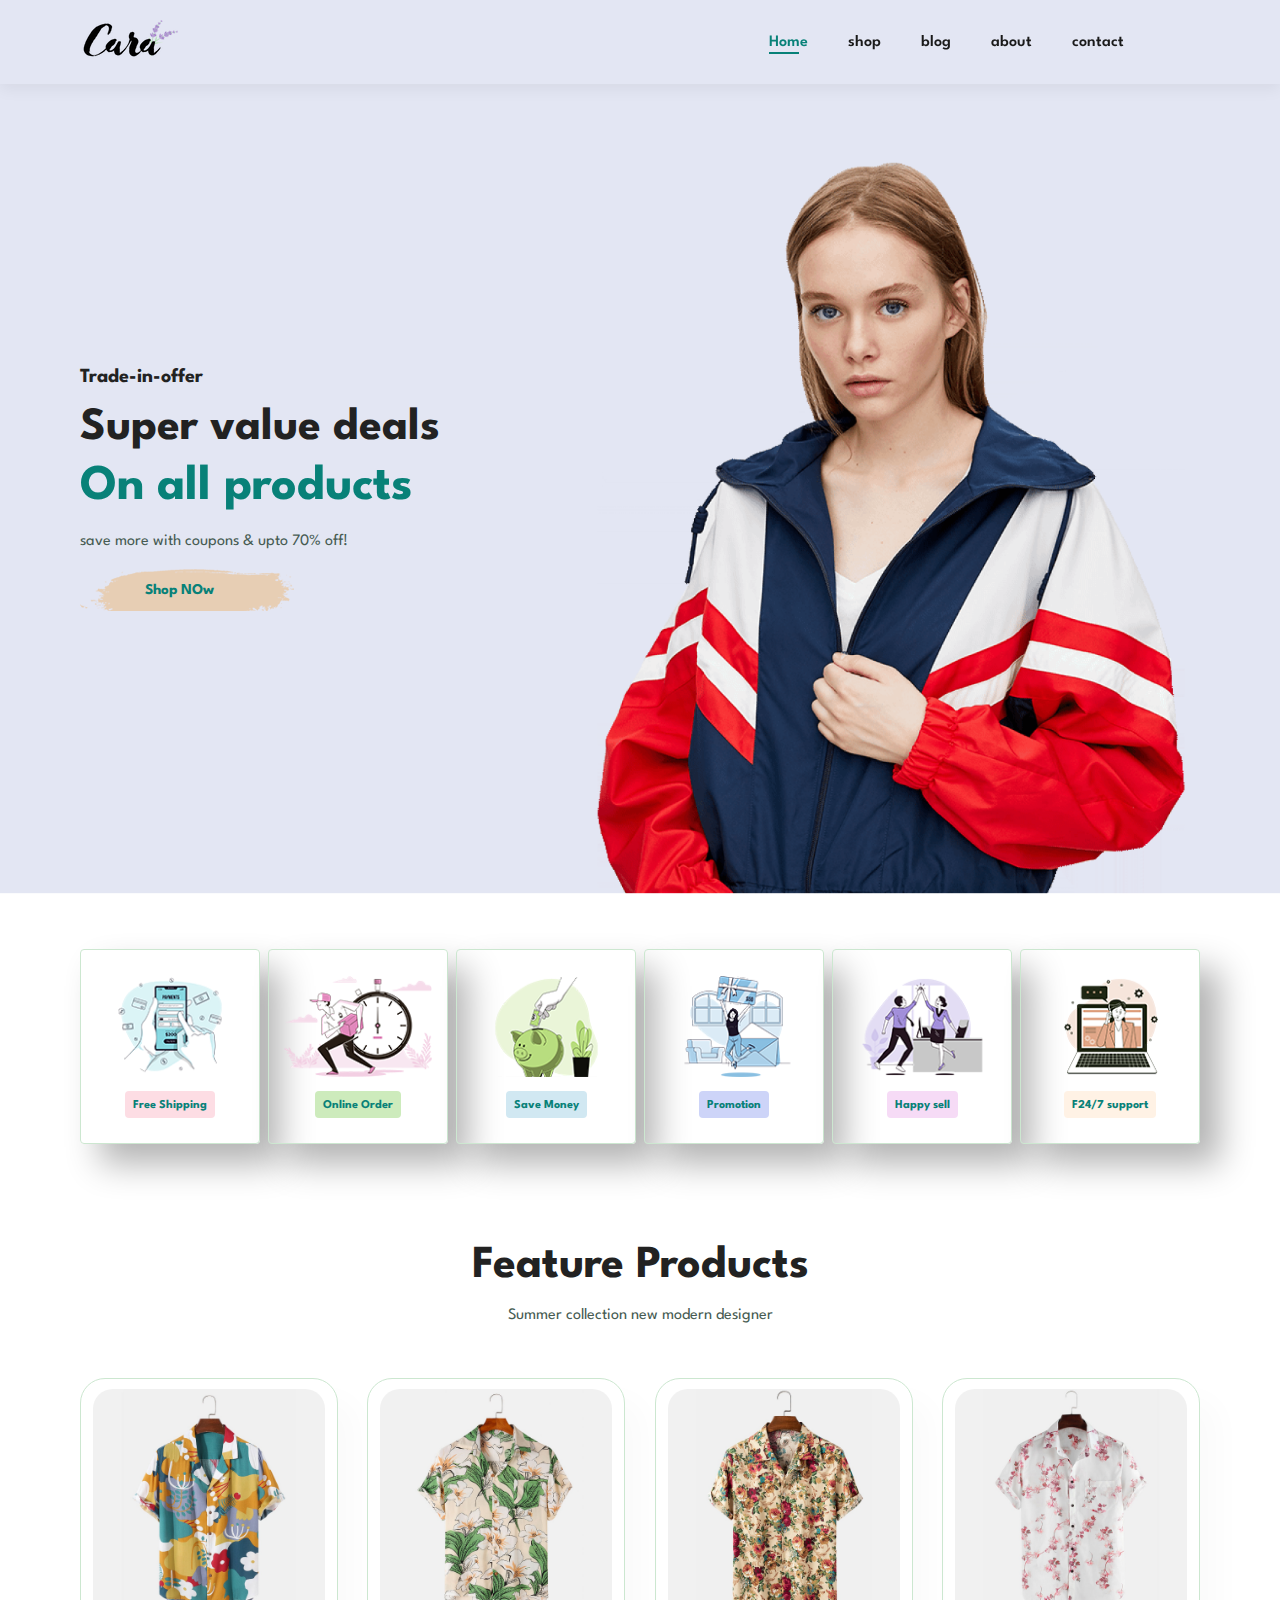
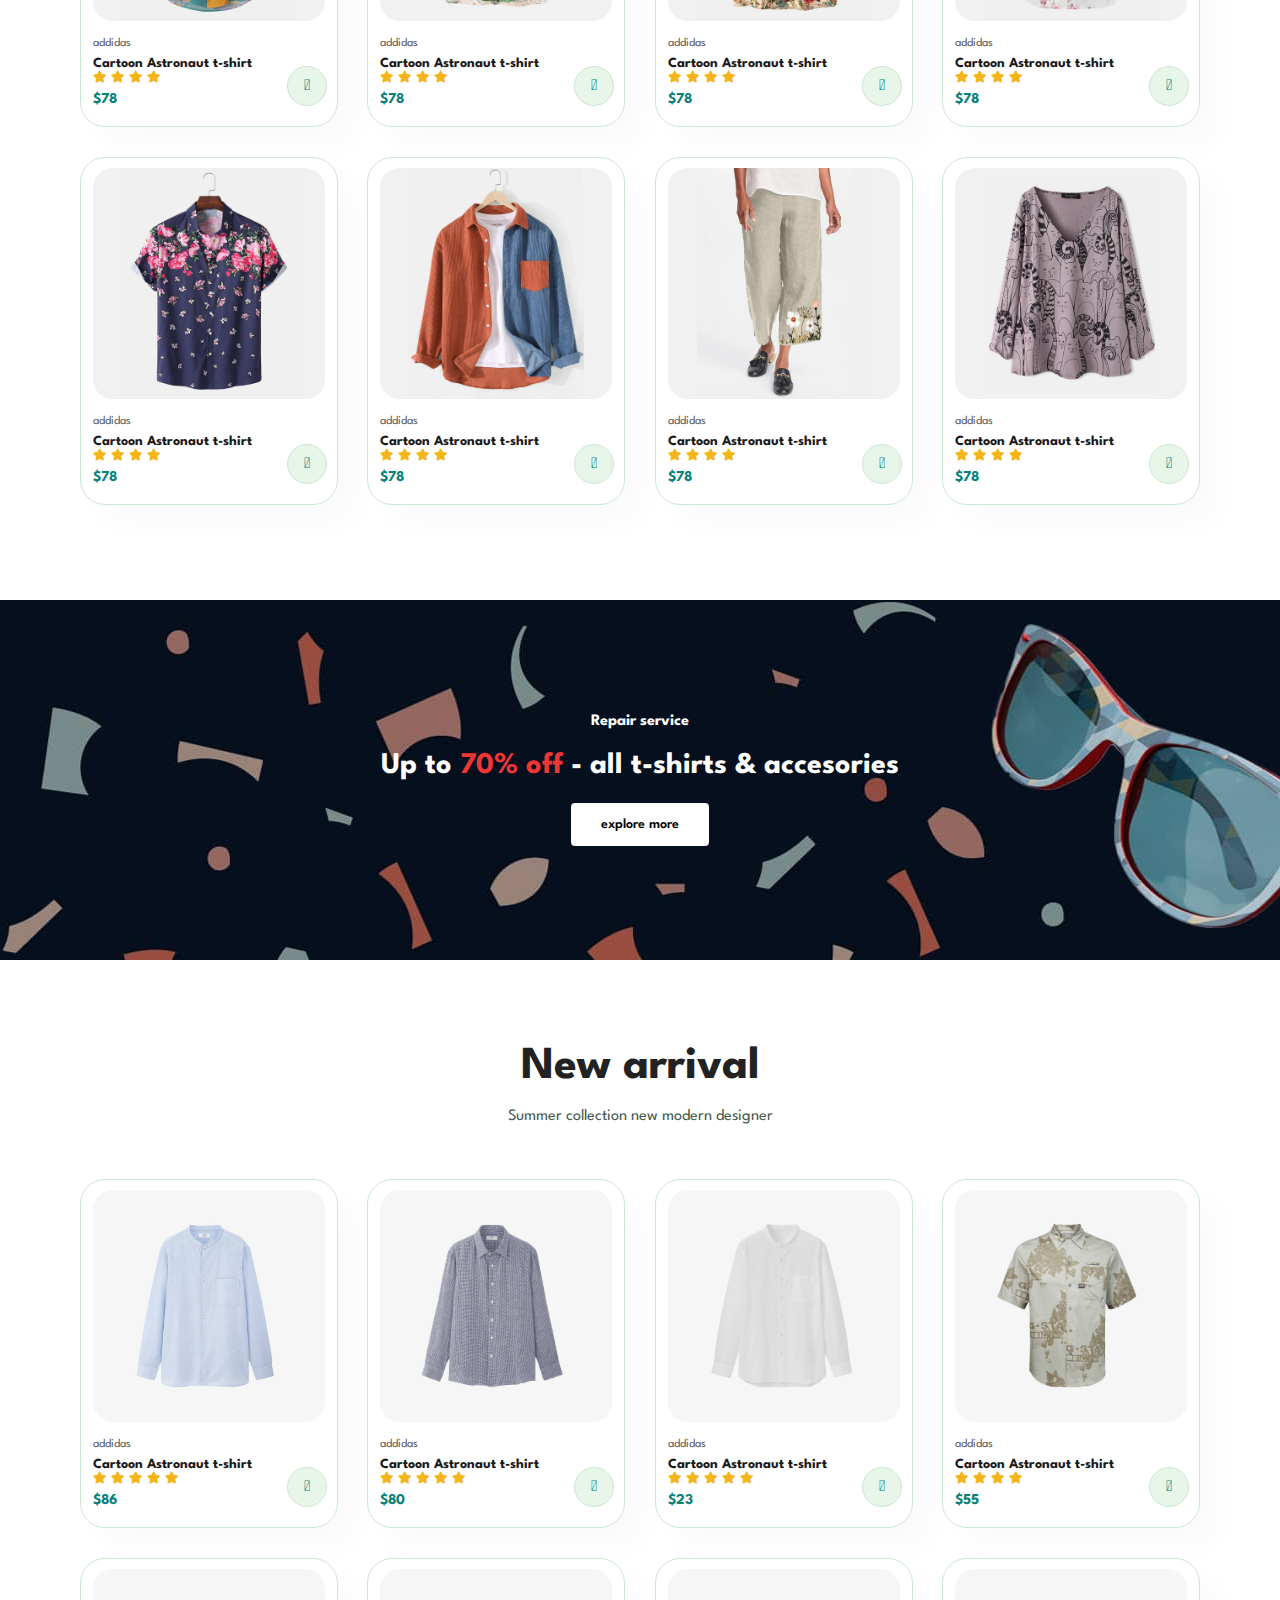
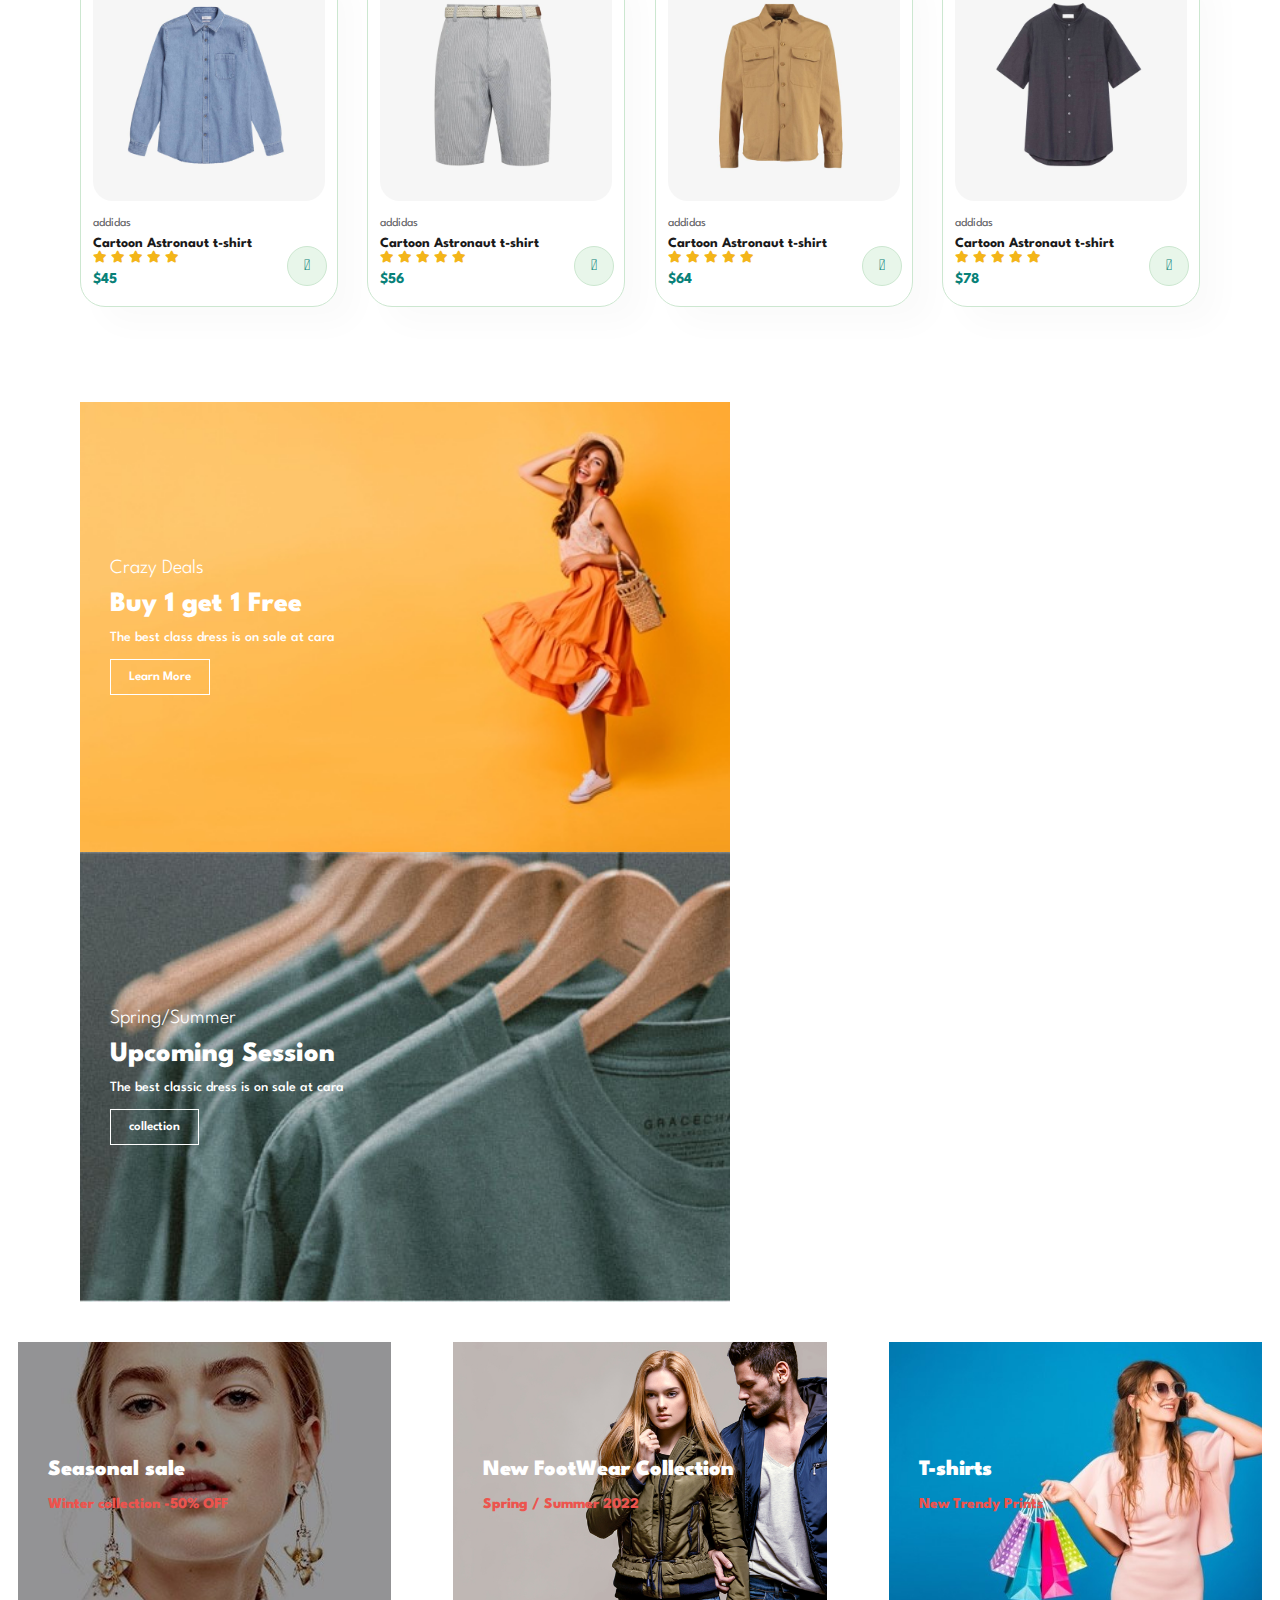
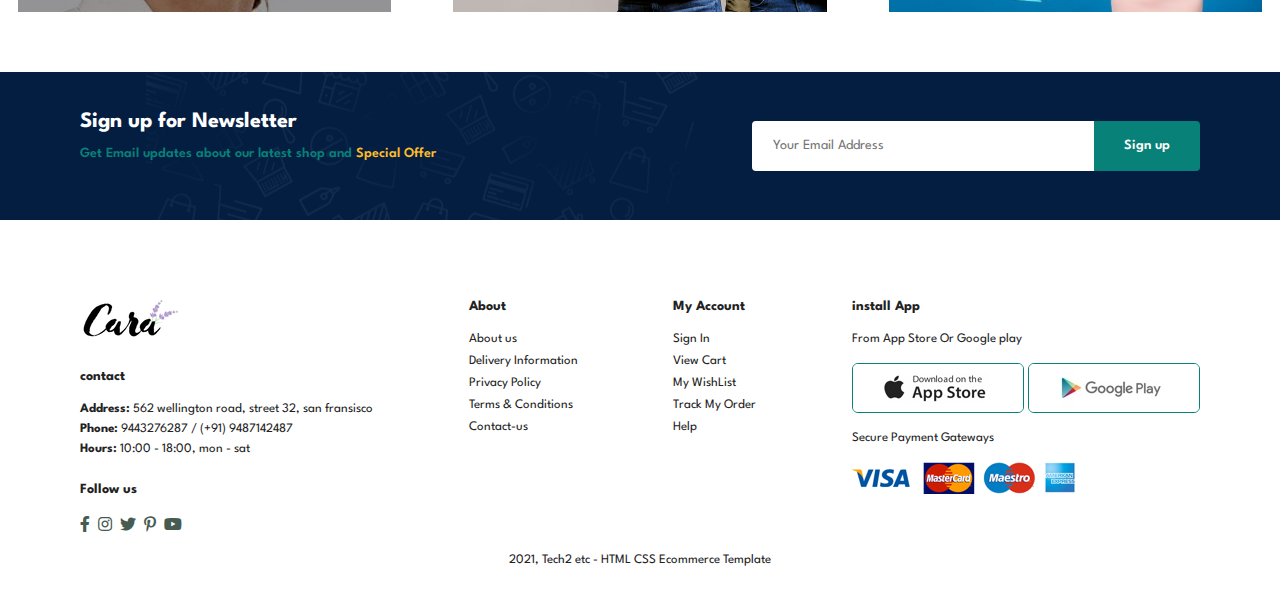
<file: e-commerce website/index.html>
<!DOCTYPE html>
<html lang="en">
    <head>
        <meta charset="UTF-8">
        <meta http-equiv="X-UA-compatible" content="IE=edge">
        <meta name="viewport" content="width=device-width, initial-scale=1.0">
        <title> fashion Ecommerce website</title>
        <link rel="stylesheet" href="style.css">
        <link rel="stylesheet" href="https://pro.fontawesome.com/releases/v5.10.0/css/all.css" />
        <link rel="stylesheet" href="style.css">
    </head>
    <body>
        <section id="header">
            <a href="#"><img src="logo.png" class="logo" alt=""></a>

            <div>
                <ul id="navbar">
                    <li> <a class="active" href="index.html">Home</a></li>
                    <li> <a href="shop.html">shop</a></li>
                    <li> <a href="blog.html">blog</a></li>
                    <li> <a href="about.html">about</a></li>
                    <li> <a href="contact.html">contact</a></li>
                    <li id="lg-bag"> <a href="cart.html"><i class="far fa-shopping-bag"></i></a></li>
                    <a href="#" id="close"><i class="far fa-times"></i></a>
                </ul>
            </div>
            <div id="mobile">
                <a href="cart.html"><i class="far fa-shopping-bag"></i></a>
                <i id="bar" class="fas fa-outdent"></i>
                 
            </div>
        </section>

        <section id="hero">
            <h4>Trade-in-offer</h4>
            <h2>Super value deals</h2>
            <h1>On all products</h1>
            <p> save more with coupons & upto 70% off!</p>
            <button>Shop NOw</button>
        </section>

        <section id="feature" class="section-p1">
            <div class="fe-box">
                <img src="features/f1.png" alt="">
                <h6>Free Shipping</h6>
            </div>
            <div class="fe-box">
                <img src="features/f2.png" alt="">
                <h6>Online Order</h6>
            </div>
            <div class="fe-box">
                <img src="features/f3.png" alt="">
                <h6>Save Money</h6>
            </div>
            <div class="fe-box">
                <img src="features/f4.png" alt="">
                <h6>Promotion</h6>
            </div>
            <div class="fe-box">
                <img src="features/f5.png" alt="">
                <h6>Happy sell</h6>
            </div>
            <div class="fe-box">
                <img src="features/f6.png" alt="">
                <h6>F24/7 support</h6>
            </div>
        </section>

        <section id="product1" class="section-p1">
            <h2>Feature Products</h2>
            <p>Summer collection new modern designer</p>
            <div class="pro-container">
                <div class="pro">
                    <img src="products/f1.jpg" alt="">
                    <div class="des">
                        <span>addidas</span>
                        <h5>Cartoon Astronaut t-shirt</h5>
                        <div class="star">
                            <i class="fas fa-star"></i>
                            <i class="fas fa-star"></i>
                            <i class="fas fa-star"></i>
                            <i class="fas fa-star"></i>
                        </div>
                        <h4>$78</h4>
                    </div>
                    <a href="#"><i class="fal fa-shopping-cart cart"></i></a>
                </div>
                <div class="pro">
                    <img src="products/f2.jpg" alt="">
                    <div class="des">
                        <span>addidas</span>
                        <h5>Cartoon Astronaut t-shirt</h5>
                        <div class="star">
                            <i class="fas fa-star"></i>
                            <i class="fas fa-star"></i>
                            <i class="fas fa-star"></i>
                            <i class="fas fa-star"></i>
                        </div>
                        <h4>$78</h4>
                    </div>
                    <a href="#"><i class="fal fa-shopping-cart cart"></i></a>
                </div>
                <div class="pro">
                    <img src="products/f3.jpg" alt="">
                    <div class="des">
                        <span>addidas</span>
                        <h5>Cartoon Astronaut t-shirt</h5>
                        <div class="star">
                            <i class="fas fa-star"></i>
                            <i class="fas fa-star"></i>
                            <i class="fas fa-star"></i>
                            <i class="fas fa-star"></i>
                        </div>
                        <h4>$78</h4>
                    </div>
                    <a href="#"><i class="fal fa-shopping-cart cart"></i></a>
                </div>
                <div class="pro">
                    <img src="products/f4.jpg" alt="">
                    <div class="des">
                        <span>addidas</span>
                        <h5>Cartoon Astronaut t-shirt</h5>
                        <div class="star">
                            <i class="fas fa-star"></i>
                            <i class="fas fa-star"></i>
                            <i class="fas fa-star"></i>
                            <i class="fas fa-star"></i>
                        </div>
                        <h4>$78</h4>
                    </div>
                    <a href="#"><i class="fal fa-shopping-cart cart"></i></a>
                </div>
                <div class="pro">
                    <img src="products/f5.jpg" alt="">
                    <div class="des">
                        <span>addidas</span>
                        <h5>Cartoon Astronaut t-shirt</h5>
                        <div class="star">
                            <i class="fas fa-star"></i>
                            <i class="fas fa-star"></i>
                            <i class="fas fa-star"></i>
                            <i class="fas fa-star"></i>
                        </div>
                        <h4>$78</h4>
                    </div>
                    <a href="#"><i class="fal fa-shopping-cart cart"></i></a>
                </div>
                <div class="pro">
                    <img src="products/f6.jpg" alt="">
                    <div class="des">
                        <span>addidas</span>
                        <h5>Cartoon Astronaut t-shirt</h5>
                        <div class="star">
                            <i class="fas fa-star"></i>
                            <i class="fas fa-star"></i>
                            <i class="fas fa-star"></i>
                            <i class="fas fa-star"></i>
                        </div>
                        <h4>$78</h4>
                    </div>
                    <a href="#"><i class="fal fa-shopping-cart cart"></i></a>
                </div>
                <div class="pro">
                    <img src="products/f7.jpg" alt="">
                    <div class="des">
                        <span>addidas</span>
                        <h5>Cartoon Astronaut t-shirt</h5>
                        <div class="star">
                            <i class="fas fa-star"></i>
                            <i class="fas fa-star"></i>
                            <i class="fas fa-star"></i>
                            <i class="fas fa-star"></i>
                        </div>
                        <h4>$78</h4>
                    </div>
                    <a href="#"><i class="fal fa-shopping-cart cart"></i></a>
                </div>
                <div class="pro">
                    <img src="products/f8.jpg" alt="">
                    <div class="des">
                        <span>addidas</span>
                        <h5>Cartoon Astronaut t-shirt</h5>
                        <div class="star">
                            <i class="fas fa-star"></i>
                            <i class="fas fa-star"></i>
                            <i class="fas fa-star"></i>
                            <i class="fas fa-star"></i>
                        </div>
                        <h4>$78</h4>
                    </div>
                    <a href="#"><i class="fal fa-shopping-cart cart"></i></a>
                </div>
            </div>
        </section>

        <section id="banner" class="section-m1">
            <h4>Repair service</h4>
            <h2>Up to <span>70% off</span> - all t-shirts & accesories</h2>
            <button class="normal">explore more</button>
        </section>

        <section id="product1" class="section-p1">
            <h2>New arrival</h2>
            <p>Summer collection new modern designer</p>
            <div class="pro-container">
                <div class="pro">
                    <img src="products/n1.jpg" alt="">
                    <div class="des">
                        <span>addidas</span>
                        <h5>Cartoon Astronaut t-shirt</h5>
                        <div class="star">
                            <i class="fas fa-star"></i>
                            <i class="fas fa-star"></i>
                            <i class="fas fa-star"></i>
                            <i class="fas fa-star"></i>
                            <i class="fas fa-star"></i>
                        </div>
                        <h4>$86</h4>
                    </div>
                    <a href="#"><i class="fal fa-shopping-cart cart"></i></a>
                </div>
                <div class="pro">
                    <img src="products/n2.jpg" alt="">
                    <div class="des">
                        <span>addidas</span>
                        <h5>Cartoon Astronaut t-shirt</h5>
                        <div class="star">
                            <i class="fas fa-star"></i>
                            <i class="fas fa-star"></i>
                            <i class="fas fa-star"></i>
                            <i class="fas fa-star"></i>
                            <i class="fas fa-star"></i>
                        </div>
                        <h4>$80</h4>
                    </div>
                    <a href="#"><i class="fal fa-shopping-cart cart"></i></a>
                </div>
                <div class="pro">
                    <img src="products/n3.jpg" alt="">
                    <div class="des">
                        <span>addidas</span>
                        <h5>Cartoon Astronaut t-shirt</h5>
                        <div class="star">
                            <i class="fas fa-star"></i>
                            <i class="fas fa-star"></i>
                            <i class="fas fa-star"></i>
                            <i class="fas fa-star"></i>
                            <i class="fas fa-star"></i>
                        </div>
                        <h4>$23</h4>
                    </div>
                    <a href="#"><i class="fal fa-shopping-cart cart"></i></a>
                </div>
                <div class="pro">
                    <img src="products/n4.jpg" alt="">
                    <div class="des">
                        <span>addidas</span>
                        <h5>Cartoon Astronaut t-shirt</h5>
                        <div class="star">
                            <i class="fas fa-star"></i>
                            <i class="fas fa-star"></i>
                            <i class="fas fa-star"></i>
                            <i class="fas fa-star"></i>
                        </div>
                        <h4>$55</h4>
                    </div>
                    <a href="#"><i class="fal fa-shopping-cart cart"></i></a>
                </div>
                <div class="pro">
                    <img src="products/n5.jpg" alt="">
                    <div class="des">
                        <span>addidas</span>
                        <h5>Cartoon Astronaut t-shirt</h5>
                        <div class="star">
                            <i class="fas fa-star"></i>
                            <i class="fas fa-star"></i>
                            <i class="fas fa-star"></i>
                            <i class="fas fa-star"></i>
                            <i class="fas fa-star"></i>
                        </div>
                        <h4>$45</h4>
                    </div>
                    <a href="#"><i class="fal fa-shopping-cart cart"></i></a>
                </div>
                <div class="pro">
                    <img src="products/n6.jpg" alt="">
                    <div class="des">
                        <span>addidas</span>
                        <h5>Cartoon Astronaut t-shirt</h5>
                        <div class="star">
                            <i class="fas fa-star"></i>
                            <i class="fas fa-star"></i>
                            <i class="fas fa-star"></i>
                            <i class="fas fa-star"></i>
                            <i class="fas fa-star"></i>
                        </div>
                        <h4>$56</h4>
                    </div>
                    <a href="#"><i class="fal fa-shopping-cart cart"></i></a>
                </div>
                <div class="pro">
                    <img src="products/n7.jpg" alt="">
                    <div class="des">
                        <span>addidas</span>
                        <h5>Cartoon Astronaut t-shirt</h5>
                        <div class="star">
                            <i class="fas fa-star"></i>
                            <i class="fas fa-star"></i>
                            <i class="fas fa-star"></i>
                            <i class="fas fa-star"></i>
                            <i class="fas fa-star"></i>
                        </div>
                        <h4>$64</h4>
                    </div>
                    <a href="#"><i class="fal fa-shopping-cart cart"></i></a>
                </div>
                <div class="pro">
                    <img src="products/n8.jpg" alt="">
                    <div class="des">
                        <span>addidas</span>
                        <h5>Cartoon Astronaut t-shirt</h5>
                        <div class="star">
                            <i class="fas fa-star"></i>
                            <i class="fas fa-star"></i>
                            <i class="fas fa-star"></i>
                            <i class="fas fa-star"></i>
                            <i class="fas fa-star"></i>
                        </div>
                        <h4>$78</h4>
                    </div>
                    <a href="#"><i class="fal fa-shopping-cart cart"></i></a>
                </div>
            </div>
        </section>

        <section id="sm-banner" class="section-p1">
            <div class="banner-box">
                <h4>Crazy Deals</h4>
                <h2>Buy 1 get 1 Free</h2>
                <span>The best class dress is on sale at cara</span>
                <button class="white">Learn More</button>
            </div>
            <div class="banner-box banner-box2">
                <h4>Spring/Summer</h4>
                <h2>Upcoming Session</h2>
                <span>The best classic dress is on sale at cara</span>
                <button class="white">collection</button>
            </div>
        </section>

        <section id="banner3">
            <div class="banner-box ">
                <h2>Seasonal sale</h2>
                <h3>Winter collection -50% OFF</h3>  
            </div>
            <div class="banner-box banner-box2 ">
                <h2>New FootWear Collection</h2>
                <h3>Spring / Summer 2022</h3>  
            </div>
            <div class="banner-box banner-box3 ">
                <h2>T-shirts</h2>
                <h3>New Trendy Prints</h3>  
            </div>

        </section>

        <section id="Newsletter" class="section-p1 section-m1">
            <div class="News text">
                <h4>Sign up for Newsletter</h4>
                <p>Get Email updates about our latest shop and <span>Special Offer</span></p>
            </div>
            <div class="form">
                <input type="text" placeholder="Your Email Address">
                <button class="normal">Sign up</button>
            </div>
        </section>

        <footer class="section-p1">
            <div class="col">
                <img class="logo"src="logo.png">
                <h4>contact</h4>
                <p><strong>Address: </strong> 562 wellington road, street 32, san fransisco</p>
                <p><strong>Phone: </strong> 9443276287 / (+91) 9487142487</p>
                <p><strong>Hours: </strong> 10:00 - 18:00, mon - sat</p>
                <div class="Follow">
                    <h4>Follow us</h4>
                    <div class="icon">
                        <i class="fab fa-facebook-f"></i>
                        <i class="fab fa-instagram"></i>
                        <i class="fab fa-twitter"></i>
                        <i class="fab fa-pinterest-p"></i>
                        <i class="fab fa-youtube"></i>
                    </div>
                </div>
            </div>
            <div class="col">
                <h4>About</h4>
                <a href="#">About us</a>
                <a href="#">Delivery Information</a>
                <a href="#">Privacy Policy</a>
                <a href="#">Terms & Conditions</a>
                <a href="#">Contact-us</a>
            </div>
            <div class="col">
                <h4>My Account</h4>
                <a href="#">Sign In</a>
                <a href="#">View Cart</a>
                <a href="#">My WishList</a>
                <a href="#">Track My Order</a>
                <a href="#">Help</a>
            </div>

            <div class="col install">
                <h4>install App</h4>
                <p>From App Store Or Google play</p>
                <div class="row">
                    <img src="pay/app.jpg">
                    <img src="pay/play.jpg">
                </div>
                <p>Secure Payment Gateways</p>
                <img src="pay/pay.png" alt="">
            </div>

            <div class="copyright">
                <p> 2021, Tech2 etc - HTML CSS Ecommerce Template</p>
            </div>
        </footer>

        




        <script src="script.js"></script>
    </body>
</html>
</file>
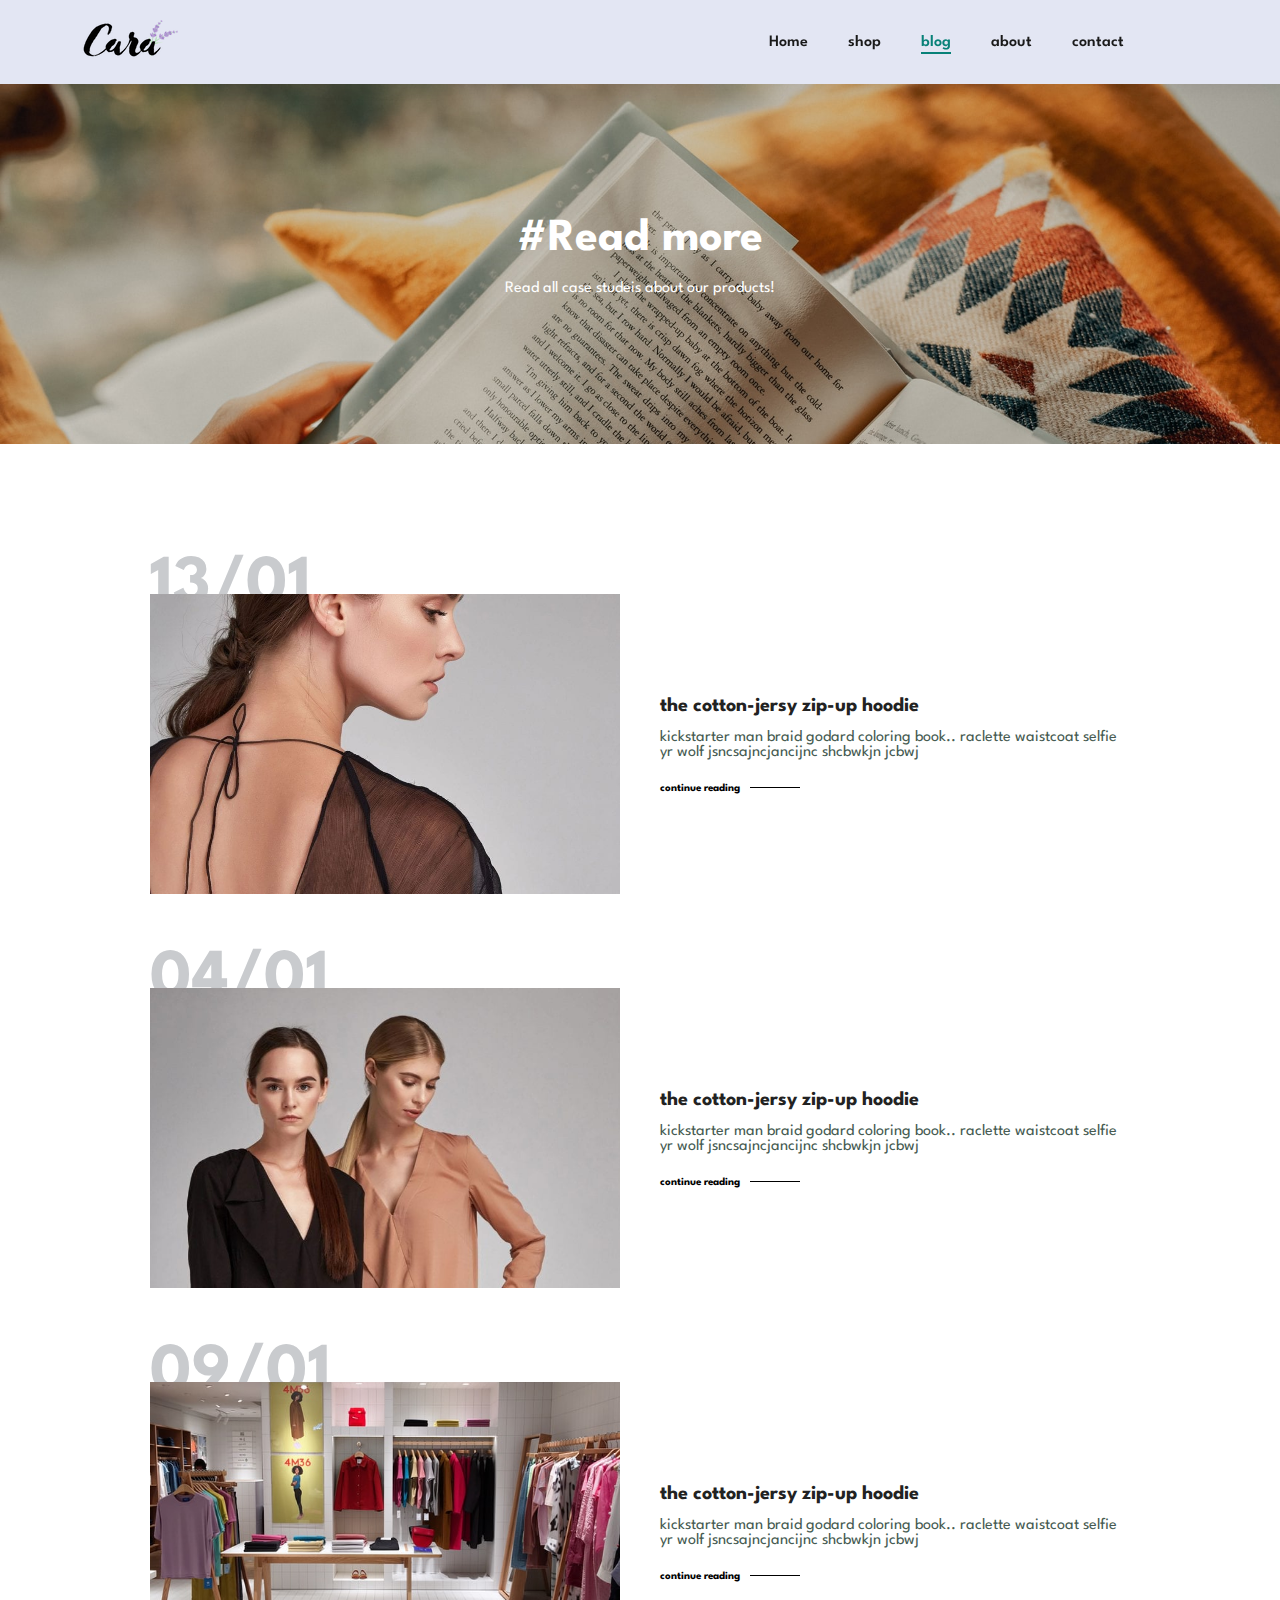
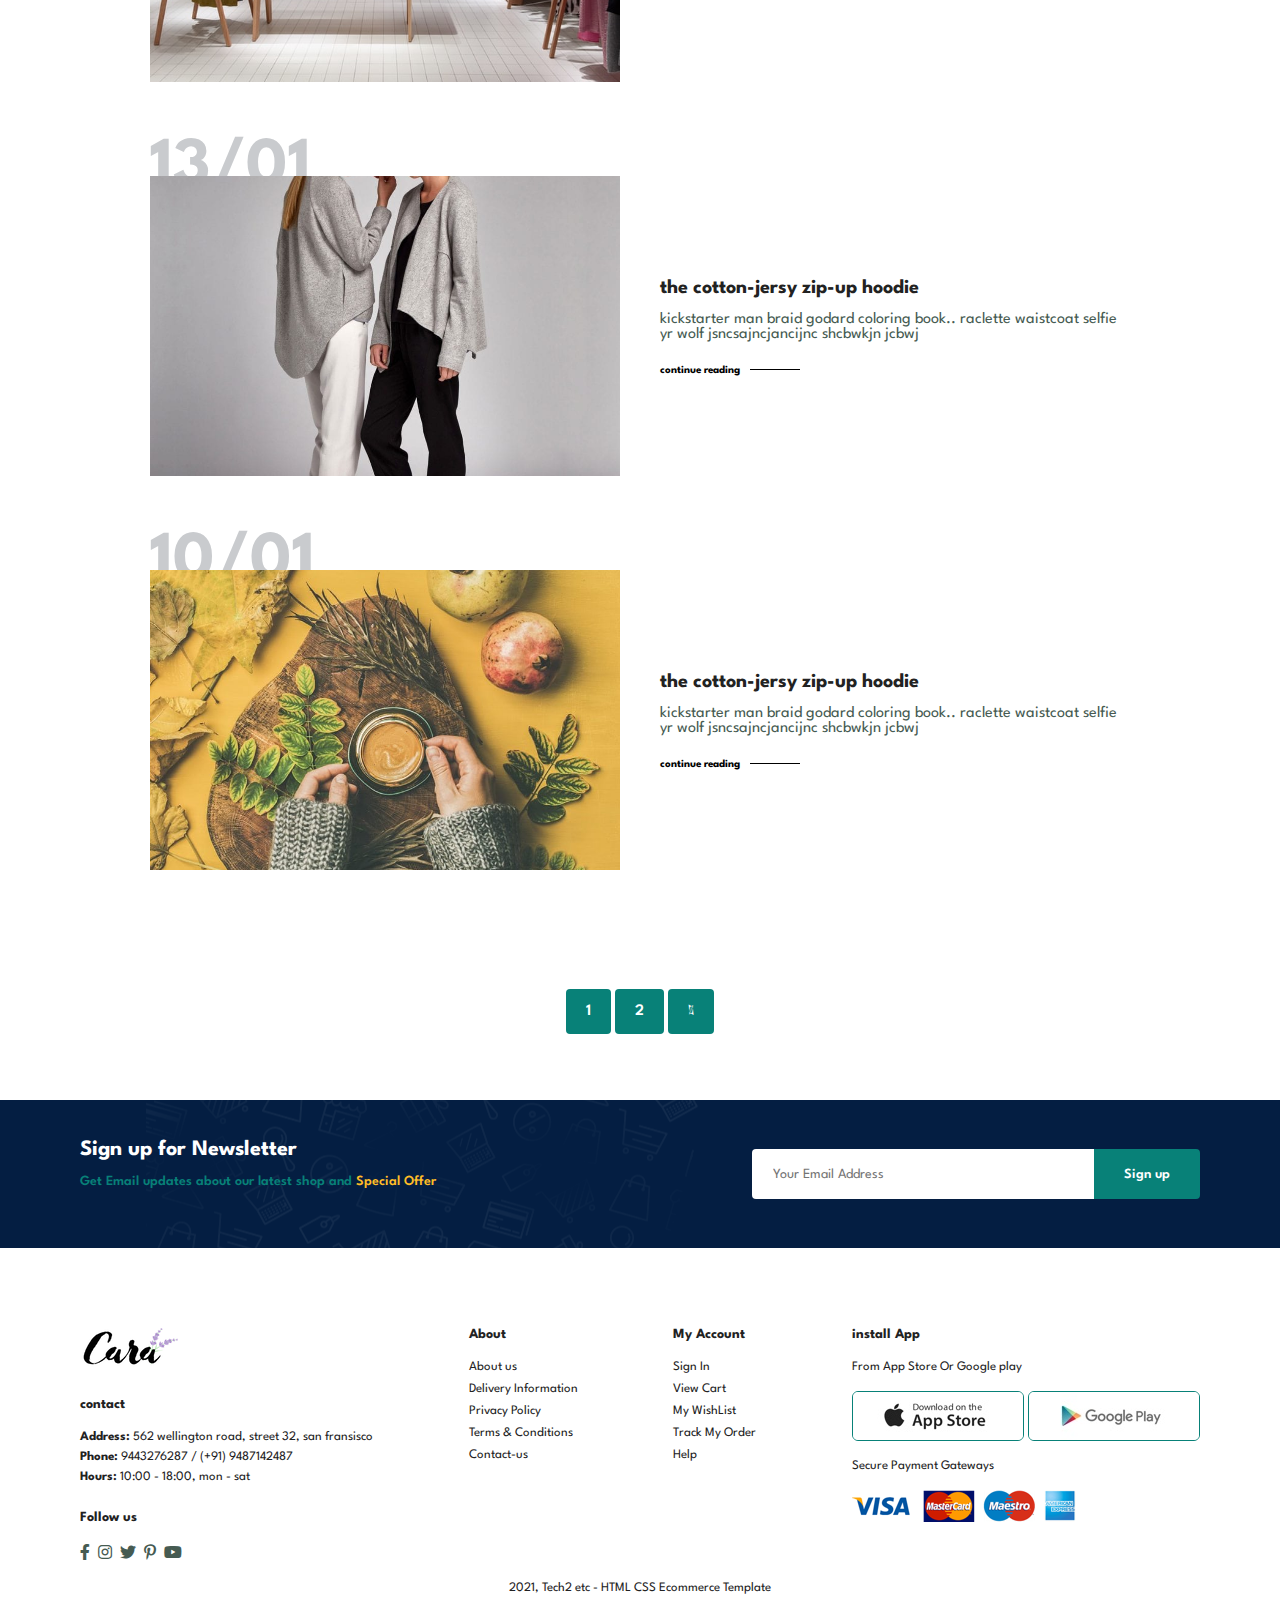
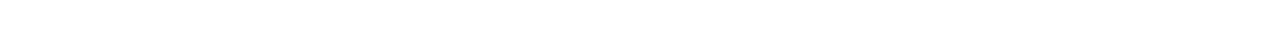
<file: e-commerce website/blog.html>
<!DOCTYPE html>
<html lang="en">
    <head>
        <meta charset="UTF-8">
        <meta http-equiv="X-UA-compatible" content="IE=edge">
        <meta name="viewport" content="width=device-width, initial-scale=1.0">
        <title> fashion Ecommerce website</title>
        <link rel="stylesheet" href="style.css">
        <link rel="stylesheet" href="https://pro.fontawesome.com/releases/v5.10.0/css/all.css" />
        <link rel="stylesheet" href="style.css">
    </head>
    <body>
        <section id="header">
            <a href="#"><img src="logo.png" class="logo" alt=""></a>

            <div>
                <ul id="navbar">
                    <li> <a  href="index.html">Home</a></li>
                    <li> <a  href="shop.html">shop</a></li>
                    <li> <a class="active" href="blog.html">blog</a></li>
                    <li> <a href="about.html">about</a></li>
                    <li> <a href="contact.html">contact</a></li>
                    <li id="lg-bag"> <a href="cart.html"><i class="far fa-shopping-bag"></i></a></li>
                    <a href="#" id="close"><i class="far fa-times"></i></a>
                </ul>
            </div>
            <div id="mobile">
                <a href="cart.html"><i class="far fa-shopping-bag"></i></a>
                <i id="bar" class="fas fa-outdent"></i>
                 
            </div>
        </section>

        <section id="page-header" class="blog-header">
            <h2>#Read more</h2>
            <p> Read all case studeis about our products!</p>
        </section>

        <section id="blog">
            <div class="blog-box">
                <div class="blog-img">
                    <img src="blog/b1.jpg">
                </div>
                <div class="blog-details">
                    <h4>the cotton-jersy zip-up hoodie</h4>
                    <p>kickstarter man braid godard coloring book.. raclette waistcoat selfie yr 
                        wolf jsncsajncjancijnc shcbwkjn jcbwj</p>
                        <a href="#">continue reading</a>
                </div>
                <h1>13/01</h1>
            </div>
            <div class="blog-box">
                <div class="blog-img">
                    <img src="blog/b2.jpg">
                </div>
                <div class="blog-details">
                    <h4>the cotton-jersy zip-up hoodie</h4>
                    <p>kickstarter man braid godard coloring book.. raclette waistcoat selfie yr 
                        wolf jsncsajncjancijnc shcbwkjn jcbwj</p>
                        <a href="#">continue reading</a>
                </div>
                <h1>04/01</h1>
            </div>
            <div class="blog-box">
                <div class="blog-img">
                    <img src="blog/b3.jpg">
                </div>
                <div class="blog-details">
                    <h4>the cotton-jersy zip-up hoodie</h4>
                    <p>kickstarter man braid godard coloring book.. raclette waistcoat selfie yr 
                        wolf jsncsajncjancijnc shcbwkjn jcbwj</p>
                        <a href="#">continue reading</a>
                </div>
                <h1>09/01</h1>
            </div>
            <div class="blog-box">
                <div class="blog-img">
                    <img src="blog/b4.jpg">
                </div>
                <div class="blog-details">
                    <h4>the cotton-jersy zip-up hoodie</h4>
                    <p>kickstarter man braid godard coloring book.. raclette waistcoat selfie yr 
                        wolf jsncsajncjancijnc shcbwkjn jcbwj</p>
                        <a href="#">continue reading</a>
                </div>
                <h1>13/01</h1>
            </div>
            <div class="blog-box">
                <div class="blog-img">
                    <img src="blog/b6.jpg">
                </div>
                <div class="blog-details">
                    <h4>the cotton-jersy zip-up hoodie</h4>
                    <p>kickstarter man braid godard coloring book.. raclette waistcoat selfie yr 
                        wolf jsncsajncjancijnc shcbwkjn jcbwj</p>
                        <a href="#">continue reading</a>
                </div>
                <h1>10/01</h1>
            </div>
        </section>

        <section id="pagination" class="section-p1">
            <a href="#">1</a>
            <a href="#">2</a>
            <a href="#"><i class="fal fa-long-arrow-alt-right"></i></a>
        </section>

        <section id="Newsletter" class="section-p1 section-m1">
            <div class="News text">
                <h4>Sign up for Newsletter</h4>
                <p>Get Email updates about our latest shop and <span>Special Offer</span></p>
            </div>
            <div class="form">
                <input type="text" placeholder="Your Email Address">
                <button class="normal">Sign up</button>
            </div>
        </section>

        <footer class="section-p1">
            <div class="col">
                <img class="logo"src="logo.png">
                <h4>contact</h4>
                <p><strong>Address: </strong> 562 wellington road, street 32, san fransisco</p>
                <p><strong>Phone: </strong> 9443276287 / (+91) 9487142487</p>
                <p><strong>Hours: </strong> 10:00 - 18:00, mon - sat</p>
                <div class="Follow">
                    <h4>Follow us</h4>
                    <div class="icon">
                        <i class="fab fa-facebook-f"></i>
                        <i class="fab fa-instagram"></i>
                        <i class="fab fa-twitter"></i>
                        <i class="fab fa-pinterest-p"></i>
                        <i class="fab fa-youtube"></i>
                    </div>
                </div>
            </div>
            <div class="col">
                <h4>About</h4>
                <a href="#">About us</a>
                <a href="#">Delivery Information</a>
                <a href="#">Privacy Policy</a>
                <a href="#">Terms & Conditions</a>
                <a href="#">Contact-us</a>
            </div>
            <div class="col">
                <h4>My Account</h4>
                <a href="#">Sign In</a>
                <a href="#">View Cart</a>
                <a href="#">My WishList</a>
                <a href="#">Track My Order</a>
                <a href="#">Help</a>
            </div>

            <div class="col install">
                <h4>install App</h4>
                <p>From App Store Or Google play</p>
                <div class="row">
                    <img src="pay/app.jpg">
                    <img src="pay/play.jpg">
                </div>
                <p>Secure Payment Gateways</p>
                <img src="pay/pay.png" alt="">
            </div>

            <div class="copyright">
                <p> 2021, Tech2 etc - HTML CSS Ecommerce Template</p>
            </div>
        </footer>


        <script src="script.js"></script>
    </body>
</html>
</file>
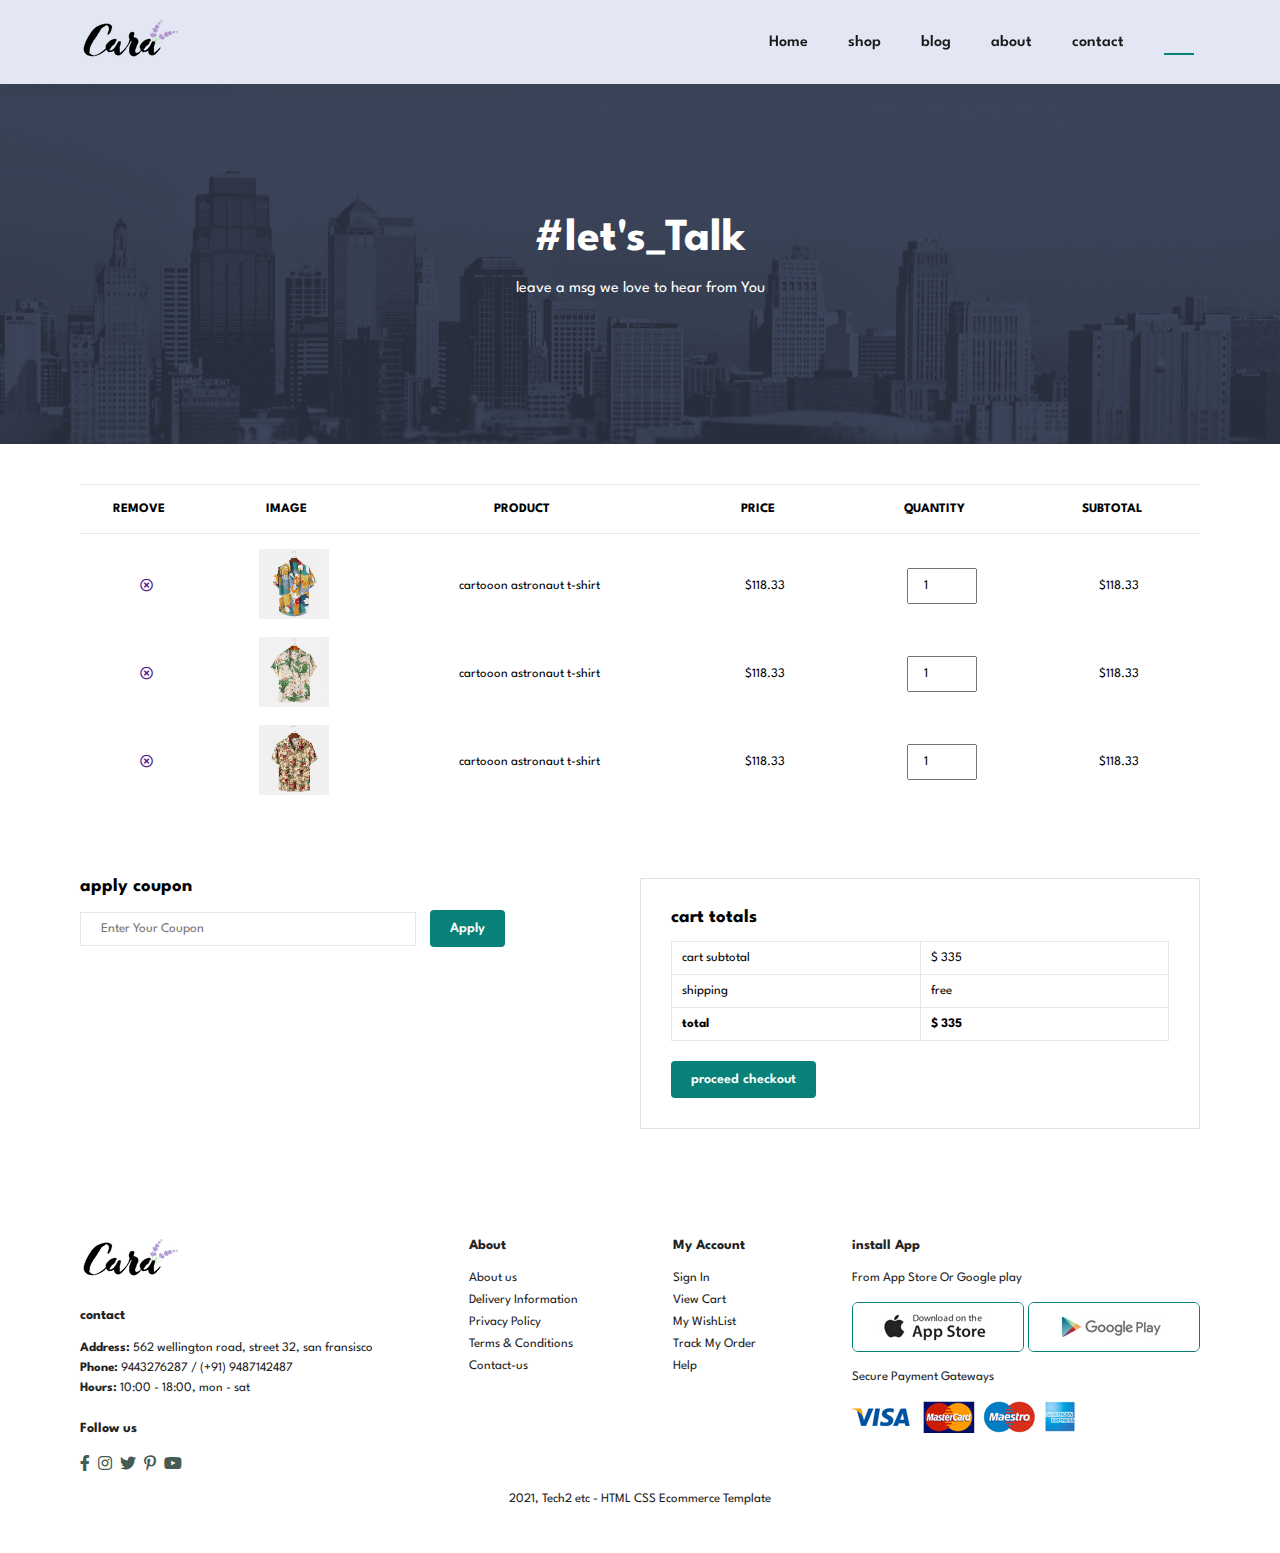
<file: e-commerce website/cart.html>
<!DOCTYPE html>
<html lang="en">
    <head>
        <meta charset="UTF-8">
        <meta http-equiv="X-UA-compatible" content="IE=edge">
        <meta name="viewport" content="width=device-width, initial-scale=1.0">
        <title> fashion Ecommerce website</title>
        <link rel="stylesheet" href="style.css">
        <link rel="stylesheet" href="https://pro.fontawesome.com/releases/v5.10.0/css/all.css" />
        <link rel="stylesheet" href="style.css">
    </head>
    <body>
        <section id="header">
            <a href="#"><img src="logo.png" class="logo" alt=""></a>

            <div>
                <ul id="navbar">
                    <li> <a  href="index.html">Home</a></li>
                    <li> <a  href="shop.html">shop</a></li>
                    <li> <a  href="blog.html">blog</a></li>
                    <li> <a  href="about.html">about</a></li>
                    <li> <a  href="contact.html">contact</a></li>
                    <li id="lg-bag"> <a class="active" href="cart.html"><i class="far fa-shopping-bag"></i></a></li>
                    <a href="#" id="close"><i class="far fa-times"></i></a>
                </ul>
            </div>
            <div id="mobile">
                <a href="cart.html"><i class="far fa-shopping-bag"></i></a>
                <i id="bar" class="fas fa-outdent"></i>
                 
            </div>
        </section>


        <section id="page-header" class="about-header">
            <h2>#let's_Talk</h2>
            <p> leave a msg we love to hear from You</p>
        </section>

        <section id="cart" class="section-p1">
            <table width="100%">
                <thead>
                    <tr>
                        <td>remove</td>
                        <td>image</td>
                        <td>product</td>
                        <td>price</td>
                        <td>quantity</td>
                        <td>subtotal</td>
                    </tr>
                </thead>
                <tbody>
                    <tr>
                        <td> <a href=""> <i class="far fa-times-circle"></i></a></td>
                        <td> <img src="products/f1.jpg" alt=""></td>
                        <td> cartooon astronaut t-shirt</td>
                        <td> $118.33</td>
                        <td> <input type="number" value="1"></td>
                        <td> $118.33</td>
                    </tr>
                    <tr>
                        <td> <a href=""> <i class="far fa-times-circle"></i></a></td>
                        <td> <img src="products/f2.jpg" alt=""></td>
                        <td> cartooon astronaut t-shirt</td>
                        <td> $118.33</td>
                        <td> <input type="number" value="1"></td>
                        <td> $118.33</td>
                    </tr>
                    <tr>
                        <td> <a href=""> <i class="far fa-times-circle"></i></a></td>
                        <td> <img src="products/f3.jpg" alt=""></td>
                        <td> cartooon astronaut t-shirt</td>
                        <td> $118.33</td>
                        <td> <input type="number" value="1"></td>
                        <td> $118.33</td>
                    </tr>
                </tbody>
            </table>
        </section>

        <section id="cart-add" class="section-p1">
            <div id="coupon">
                <h3>apply coupon</h3>
                <div>
                    <input type="text" placeholder="Enter Your Coupon">
                    <button class="normal">Apply</button>
                </div>
            </div>

            <div id="subtotal">
                <h3>cart totals</h3>
                <table>
                    <tr>
                        <td>cart subtotal</td>
                        <td>$ 335</td>
                    </tr>
                    <tr>
                        <td>shipping</td>
                        <td>free</td>
                    </tr>
                    <tr>
                        <td><strong>total</strong></td>
                        <td><strong>$ 335</strong></td>
                    </tr>
                </table>
                <button class="normal">proceed checkout</button>
            </div>
        </section>

        <footer class="section-p1">
            <div class="col">
                <img class="logo"src="logo.png">
                <h4>contact</h4>
                <p><strong>Address: </strong> 562 wellington road, street 32, san fransisco</p>
                <p><strong>Phone: </strong> 9443276287 / (+91) 9487142487</p>
                <p><strong>Hours: </strong> 10:00 - 18:00, mon - sat</p>
                <div class="Follow">
                    <h4>Follow us</h4>
                    <div class="icon">
                        <i class="fab fa-facebook-f"></i>
                        <i class="fab fa-instagram"></i>
                        <i class="fab fa-twitter"></i>
                        <i class="fab fa-pinterest-p"></i>
                        <i class="fab fa-youtube"></i>
                    </div>
                </div>
            </div>
            <div class="col">
                <h4>About</h4>
                <a href="#">About us</a>
                <a href="#">Delivery Information</a>
                <a href="#">Privacy Policy</a>
                <a href="#">Terms & Conditions</a>
                <a href="#">Contact-us</a>
            </div>
            <div class="col">
                <h4>My Account</h4>
                <a href="#">Sign In</a>
                <a href="#">View Cart</a>
                <a href="#">My WishList</a>
                <a href="#">Track My Order</a>
                <a href="#">Help</a>
            </div>

            <div class="col install">
                <h4>install App</h4>
                <p>From App Store Or Google play</p>
                <div class="row">
                    <img src="pay/app.jpg">
                    <img src="pay/play.jpg">
                </div>
                <p>Secure Payment Gateways</p>
                <img src="pay/pay.png" alt="">
            </div>

            <div class="copyright">
                <p> 2021, Tech2 etc - HTML CSS Ecommerce Template</p>
            </div>
        </footer>


        <script src="script.js"></script>
    </body>
</html>
</file>
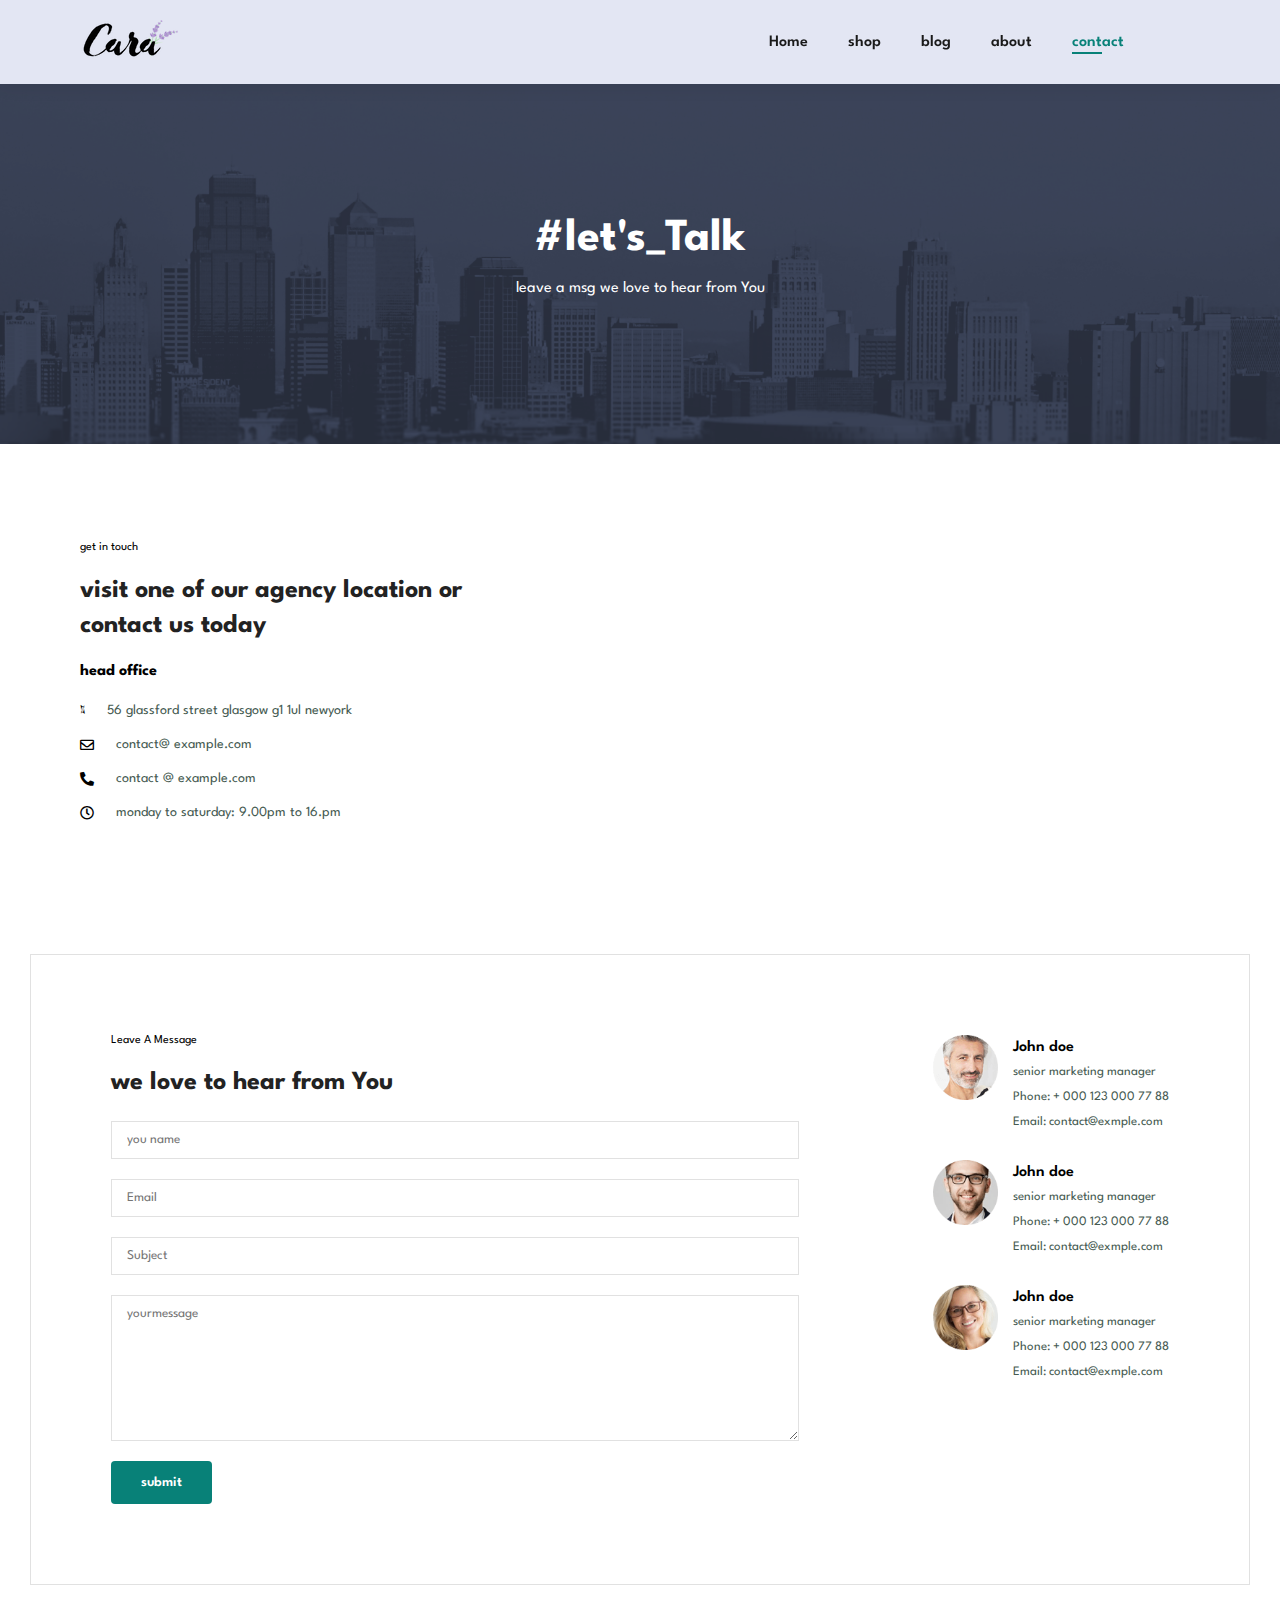
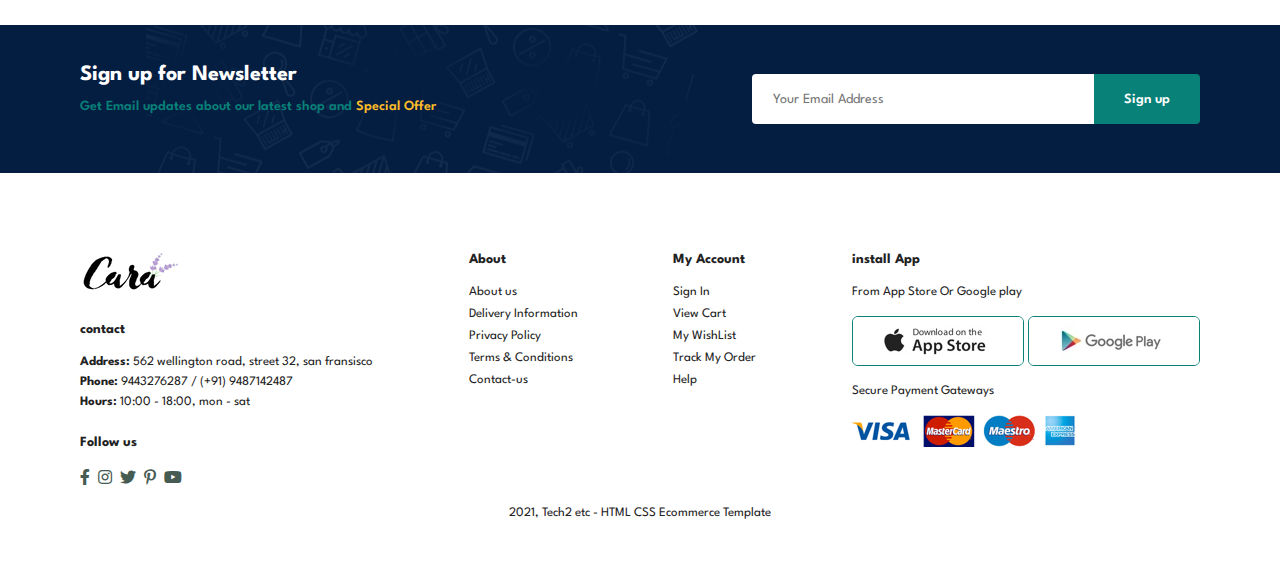
<file: e-commerce website/contact.html>
<!DOCTYPE html>
<html lang="en">
    <head>
        <meta charset="UTF-8">
        <meta http-equiv="X-UA-compatible" content="IE=edge">
        <meta name="viewport" content="width=device-width, initial-scale=1.0">
        <title> fashion Ecommerce website</title>
        <link rel="stylesheet" href="style.css">
        <link rel="stylesheet" href="https://pro.fontawesome.com/releases/v5.10.0/css/all.css" />
        <link rel="stylesheet" href="style.css">
    </head>
    <body>
        <section id="header">
            <a href="#"><img src="logo.png" class="logo" alt=""></a>

            <div>
                <ul id="navbar">
                    <li> <a  href="index.html">Home</a></li>
                    <li> <a  href="shop.html">shop</a></li>
                    <li> <a  href="blog.html">blog</a></li>
                    <li> <a  href="about.html">about</a></li>
                    <li> <a  class="active" href="contact.html">contact</a></li>
                    <li id="lg-bag"> <a href="cart.html"><i class="far fa-shopping-bag"></i></a></li>
                    <a href="#" id="close"><i class="far fa-times"></i></a>
                </ul>
            </div>
            <div id="mobile">
                <a href="cart.html"><i class="far fa-shopping-bag"></i></a>
                <i id="bar" class="fas fa-outdent"></i>
                 
            </div>
        </section>

        <section id="page-header" class="about-header">
            <h2>#let's_Talk</h2>
            <p> leave a msg we love to hear from You</p>
        </section>

        <section id="contact-details" class="section-p1">
            <div class="details">
                <span>get in touch</span>
                <h2>visit one of our agency location or contact us today</h2>
                <h3>head office</h3>
                <div>
                    <li>
                        <i class="fal fa-map"></i>
                        <p>56 glassford street glasgow g1 1ul newyork</p>
                    </li>
                    <li>
                        <i class="far fa-envelope"></i>
                        <p>contact@ example.com</p>
                    </li>
                    <li>
                        <i class="fas fa-phone-alt"></i>
                        <p>contact @ example.com</p>
                    </li>
                    <li>
                        <i class="far fa-clock"></i>
                        <p>monday to saturday: 9.00pm to 16.pm</p>
                    </li>
                </div>
            </div>

            <div class="map">
                <iframe src="https://www.google.com/maps/embed?pb=!1m18!1m12!1m3!1d62506.49141829974!2d78.00785655820313!3d11.718779300000008!2m3!1f0!2f0!3f0!3m2!1i1024!2i768!4f13.1!3m3!1m2!1s0x3babfa3400000001%3A0xdd739a3d0c713e3d!2sPeriyar%20University!5e0!3m2!1sen!2sin!4v1666625736733!5m2!1sen!2sin" width="600" height="450" style="border:0;" allowfullscreen="" loading="lazy" referrerpolicy="no-referrer-when-downgrade"></iframe>
            </div>

        </section>

        <section id="form-details">
            <form action="">
                <span>Leave A Message</span>
                <h2>we love to hear from You</h2>
                <input type="text" placeholder="you name">
                <input type="text" placeholder="Email">
                <input type="text" placeholder="Subject">
                <textarea name="" id="" cols="30" rows="10" placeholder="yourmessage"></textarea>
                <button class="normal">submit</button>
            </form>

            <div class="people">
                <div>
                    <img src="people/1.png" alt="">
                    <p><span>John doe</span> senior marketing manager <br> Phone: + 000 123 000 77 88 <br> Email: contact@exmple.com</p>
                </div>
                <div>
                    <img src="people/2.png" alt="">
                    <p><span>John doe</span> senior marketing manager <br> Phone: + 000 123 000 77 88 <br> Email: contact@exmple.com</p>
                </div>
                <div>
                    <img src="people/3.png" alt="">
                    <p><span>John doe</span> senior marketing manager <br> Phone: + 000 123 000 77 88 <br> Email: contact@exmple.com</p>
                </div>
            </div>
        </section>

        
        <section id="Newsletter" class="section-p1 section-m1">
            <div class="News text">
                <h4>Sign up for Newsletter</h4>
                <p>Get Email updates about our latest shop and <span>Special Offer</span></p>
            </div>
            <div class="form">
                <input type="text" placeholder="Your Email Address">
                <button class="normal">Sign up</button>
            </div>
        </section>

        <footer class="section-p1">
            <div class="col">
                <img class="logo"src="logo.png">
                <h4>contact</h4>
                <p><strong>Address: </strong> 562 wellington road, street 32, san fransisco</p>
                <p><strong>Phone: </strong> 9443276287 / (+91) 9487142487</p>
                <p><strong>Hours: </strong> 10:00 - 18:00, mon - sat</p>
                <div class="Follow">
                    <h4>Follow us</h4>
                    <div class="icon">
                        <i class="fab fa-facebook-f"></i>
                        <i class="fab fa-instagram"></i>
                        <i class="fab fa-twitter"></i>
                        <i class="fab fa-pinterest-p"></i>
                        <i class="fab fa-youtube"></i>
                    </div>
                </div>
            </div>
            <div class="col">
                <h4>About</h4>
                <a href="#">About us</a>
                <a href="#">Delivery Information</a>
                <a href="#">Privacy Policy</a>
                <a href="#">Terms & Conditions</a>
                <a href="#">Contact-us</a>
            </div>
            <div class="col">
                <h4>My Account</h4>
                <a href="#">Sign In</a>
                <a href="#">View Cart</a>
                <a href="#">My WishList</a>
                <a href="#">Track My Order</a>
                <a href="#">Help</a>
            </div>

            <div class="col install">
                <h4>install App</h4>
                <p>From App Store Or Google play</p>
                <div class="row">
                    <img src="pay/app.jpg">
                    <img src="pay/play.jpg">
                </div>
                <p>Secure Payment Gateways</p>
                <img src="pay/pay.png" alt="">
            </div>

            <div class="copyright">
                <p> 2021, Tech2 etc - HTML CSS Ecommerce Template</p>
            </div>
        </footer>


        <script src="script.js"></script>
    </body>
</html>
</file>
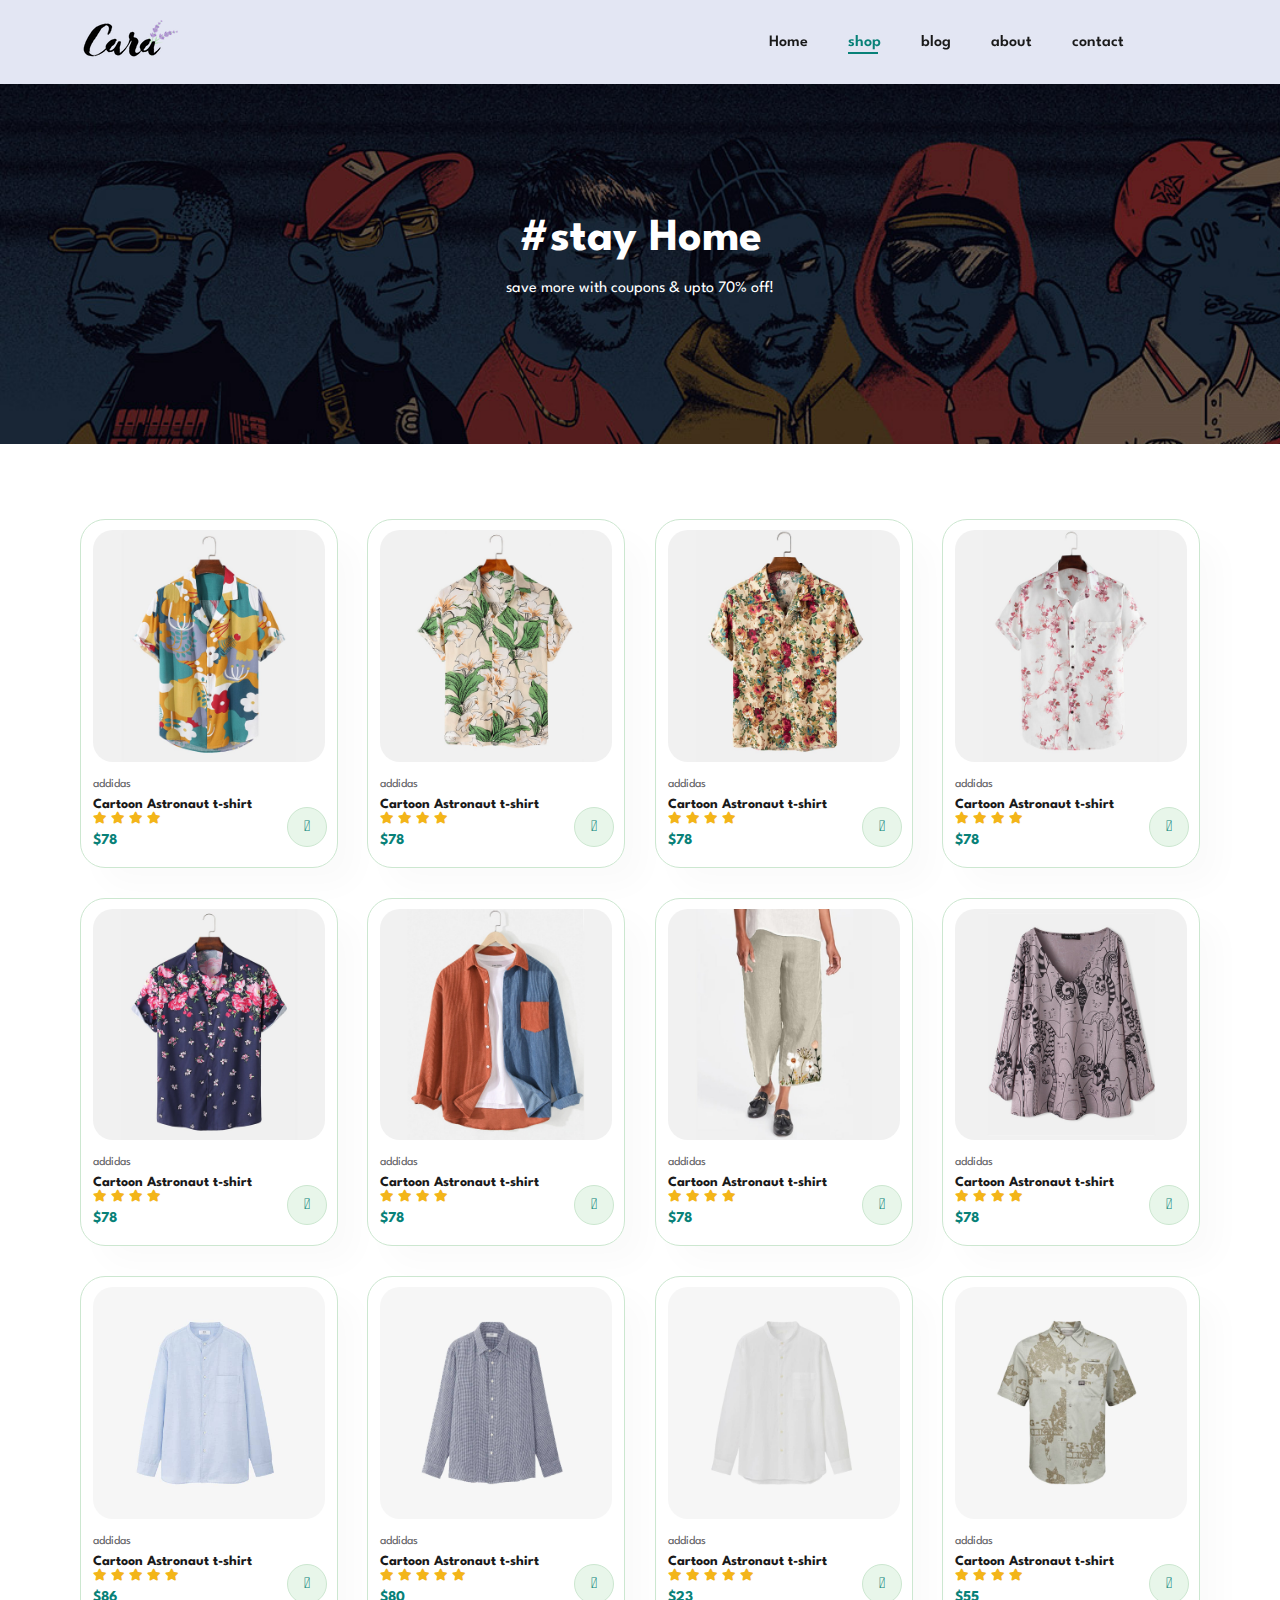
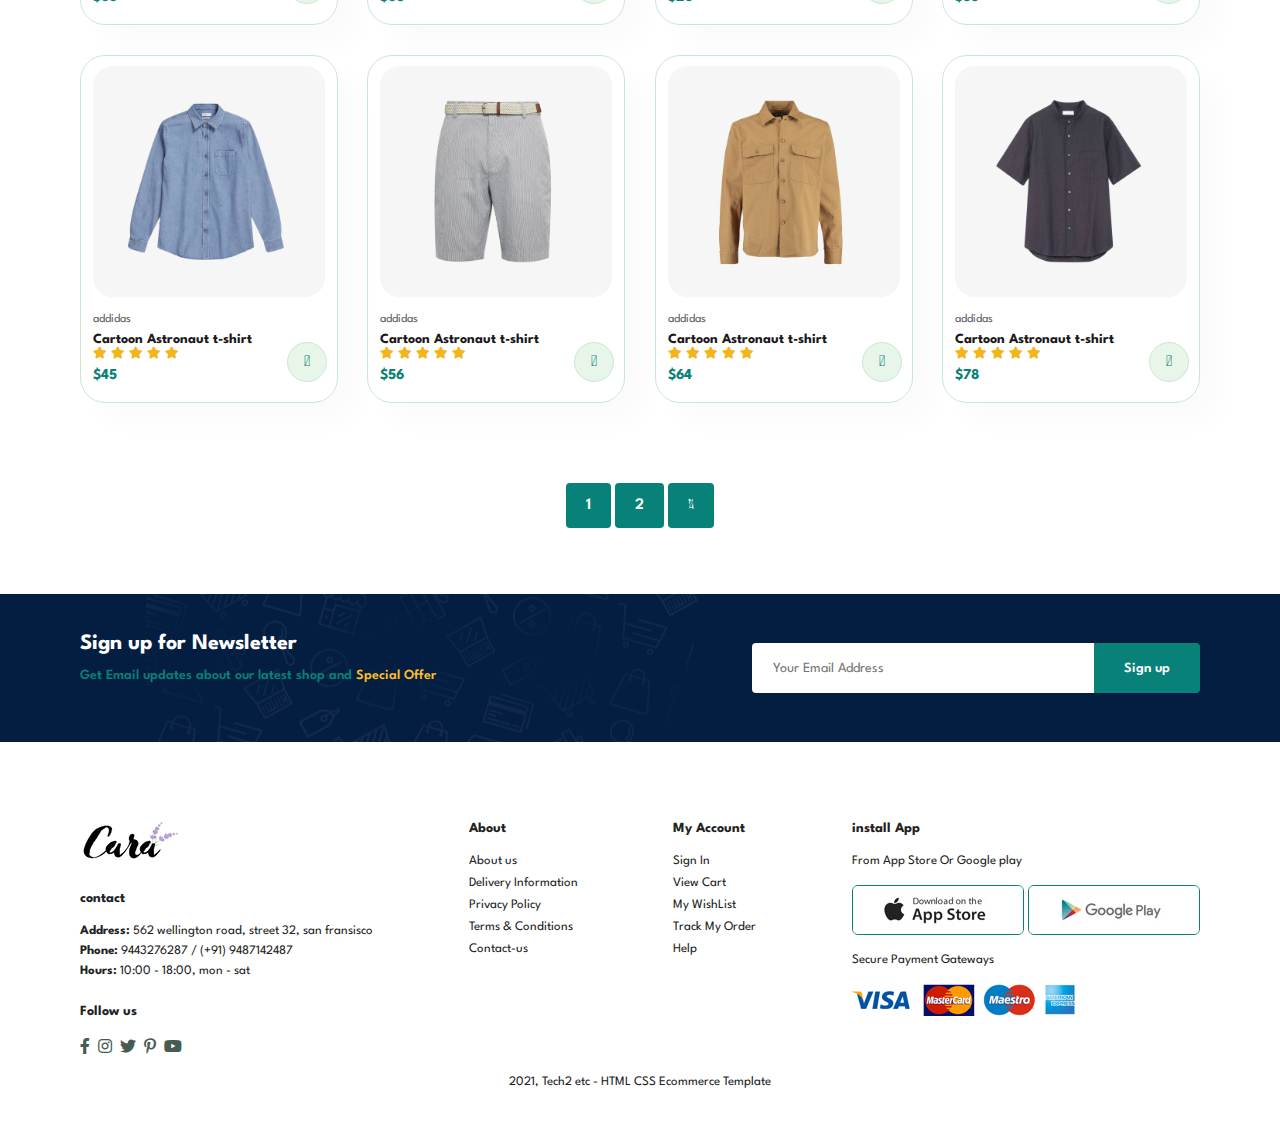
<file: e-commerce website/shop.html>
<!DOCTYPE html>
<html lang="en">
    <head>
        <meta charset="UTF-8">
        <meta http-equiv="X-UA-compatible" content="IE=edge">
        <meta name="viewport" content="width=device-width, initial-scale=1.0">
        <title> fashion Ecommerce website</title>
        <link rel="stylesheet" href="style.css">
        <link rel="stylesheet" href="https://pro.fontawesome.com/releases/v5.10.0/css/all.css" />
        <link rel="stylesheet" href="style.css">
    </head>
    <body>
        <section id="header">
            <a href="#"><img src="logo.png" class="logo" alt=""></a>

            <div>
                <ul id="navbar">
                    <li> <a  href="index.html">Home</a></li>
                    <li> <a class="active" href="shop.html">shop</a></li>
                    <li> <a href="blog.html">blog</a></li>
                    <li> <a href="about.html">about</a></li>
                    <li> <a href="contact.html">contact</a></li>
                    <li id="lg-bag"> <a href="cart.html"><i class="far fa-shopping-bag"></i></a></li>
                    <a href="#" id="close"><i class="far fa-times"></i></a>
                </ul>
            </div>
            <div id="mobile">
                <a href="cart.html"><i class="far fa-shopping-bag"></i></a>
                <i id="bar" class="fas fa-outdent"></i>
                 
            </div>
        </section>

        <section id="page-header">
            <h2>#stay Home</h2>
            <p> save more with coupons & upto 70% off!</p>
        </section>

        <section id="product1" class="section-p1">
            <div class="pro-container">
                <div class="pro" onclick="window.location.href='sproduct.html';">
                    <img src="products/f1.jpg" alt="">
                    <div class="des">
                        <span>addidas</span>
                        <h5>Cartoon Astronaut t-shirt</h5>
                        <div class="star">
                            <i class="fas fa-star"></i>
                            <i class="fas fa-star"></i>
                            <i class="fas fa-star"></i>
                            <i class="fas fa-star"></i>
                        </div>
                        <h4>$78</h4>
                    </div>
                    <a href="#"><i class="fal fa-shopping-cart cart"></i></a>
                </div>
                <div class="pro">
                    <img src="products/f2.jpg" alt="">
                    <div class="des">
                        <span>addidas</span>
                        <h5>Cartoon Astronaut t-shirt</h5>
                        <div class="star">
                            <i class="fas fa-star"></i>
                            <i class="fas fa-star"></i>
                            <i class="fas fa-star"></i>
                            <i class="fas fa-star"></i>
                        </div>
                        <h4>$78</h4>
                    </div>
                    <a href="#"><i class="fal fa-shopping-cart cart"></i></a>
                </div>
                <div class="pro">
                    <img src="products/f3.jpg" alt="">
                    <div class="des">
                        <span>addidas</span>
                        <h5>Cartoon Astronaut t-shirt</h5>
                        <div class="star">
                            <i class="fas fa-star"></i>
                            <i class="fas fa-star"></i>
                            <i class="fas fa-star"></i>
                            <i class="fas fa-star"></i>
                        </div>
                        <h4>$78</h4>
                    </div>
                    <a href="#"><i class="fal fa-shopping-cart cart"></i></a>
                </div>
                <div class="pro">
                    <img src="products/f4.jpg" alt="">
                    <div class="des">
                        <span>addidas</span>
                        <h5>Cartoon Astronaut t-shirt</h5>
                        <div class="star">
                            <i class="fas fa-star"></i>
                            <i class="fas fa-star"></i>
                            <i class="fas fa-star"></i>
                            <i class="fas fa-star"></i>
                        </div>
                        <h4>$78</h4>
                    </div>
                    <a href="#"><i class="fal fa-shopping-cart cart"></i></a>
                </div>
                <div class="pro">
                    <img src="products/f5.jpg" alt="">
                    <div class="des">
                        <span>addidas</span>
                        <h5>Cartoon Astronaut t-shirt</h5>
                        <div class="star">
                            <i class="fas fa-star"></i>
                            <i class="fas fa-star"></i>
                            <i class="fas fa-star"></i>
                            <i class="fas fa-star"></i>
                        </div>
                        <h4>$78</h4>
                    </div>
                    <a href="#"><i class="fal fa-shopping-cart cart"></i></a>
                </div>
                <div class="pro">
                    <img src="products/f6.jpg" alt="">
                    <div class="des">
                        <span>addidas</span>
                        <h5>Cartoon Astronaut t-shirt</h5>
                        <div class="star">
                            <i class="fas fa-star"></i>
                            <i class="fas fa-star"></i>
                            <i class="fas fa-star"></i>
                            <i class="fas fa-star"></i>
                        </div>
                        <h4>$78</h4>
                    </div>
                    <a href="#"><i class="fal fa-shopping-cart cart"></i></a>
                </div>
                <div class="pro">
                    <img src="products/f7.jpg" alt="">
                    <div class="des">
                        <span>addidas</span>
                        <h5>Cartoon Astronaut t-shirt</h5>
                        <div class="star">
                            <i class="fas fa-star"></i>
                            <i class="fas fa-star"></i>
                            <i class="fas fa-star"></i>
                            <i class="fas fa-star"></i>
                        </div>
                        <h4>$78</h4>
                    </div>
                    <a href="#"><i class="fal fa-shopping-cart cart"></i></a>
                </div>
                <div class="pro">
                    <img src="products/f8.jpg" alt="">
                    <div class="des">
                        <span>addidas</span>
                        <h5>Cartoon Astronaut t-shirt</h5>
                        <div class="star">
                            <i class="fas fa-star"></i>
                            <i class="fas fa-star"></i>
                            <i class="fas fa-star"></i>
                            <i class="fas fa-star"></i>
                        </div>
                        <h4>$78</h4>
                    </div>
                    <a href="#"><i class="fal fa-shopping-cart cart"></i></a>
                </div>
       
                <div class="pro">
                    <img src="products/n1.jpg" alt="">
                    <div class="des">
                        <span>addidas</span>
                        <h5>Cartoon Astronaut t-shirt</h5>
                        <div class="star">
                            <i class="fas fa-star"></i>
                            <i class="fas fa-star"></i>
                            <i class="fas fa-star"></i>
                            <i class="fas fa-star"></i>
                            <i class="fas fa-star"></i>
                        </div>
                        <h4>$86</h4>
                    </div>
                    <a href="#"><i class="fal fa-shopping-cart cart"></i></a>
                </div>
                <div class="pro">
                    <img src="products/n2.jpg" alt="">
                    <div class="des">
                        <span>addidas</span>
                        <h5>Cartoon Astronaut t-shirt</h5>
                        <div class="star">
                            <i class="fas fa-star"></i>
                            <i class="fas fa-star"></i>
                            <i class="fas fa-star"></i>
                            <i class="fas fa-star"></i>
                            <i class="fas fa-star"></i>
                        </div>
                        <h4>$80</h4>
                    </div>
                    <a href="#"><i class="fal fa-shopping-cart cart"></i></a>
                </div>
                <div class="pro">
                    <img src="products/n3.jpg" alt="">
                    <div class="des">
                        <span>addidas</span>
                        <h5>Cartoon Astronaut t-shirt</h5>
                        <div class="star">
                            <i class="fas fa-star"></i>
                            <i class="fas fa-star"></i>
                            <i class="fas fa-star"></i>
                            <i class="fas fa-star"></i>
                            <i class="fas fa-star"></i>
                        </div>
                        <h4>$23</h4>
                    </div>
                    <a href="#"><i class="fal fa-shopping-cart cart"></i></a>
                </div>
                <div class="pro">
                    <img src="products/n4.jpg" alt="">
                    <div class="des">
                        <span>addidas</span>
                        <h5>Cartoon Astronaut t-shirt</h5>
                        <div class="star">
                            <i class="fas fa-star"></i>
                            <i class="fas fa-star"></i>
                            <i class="fas fa-star"></i>
                            <i class="fas fa-star"></i>
                        </div>
                        <h4>$55</h4>
                    </div>
                    <a href="#"><i class="fal fa-shopping-cart cart"></i></a>
                </div>
                <div class="pro">
                    <img src="products/n5.jpg" alt="">
                    <div class="des">
                        <span>addidas</span>
                        <h5>Cartoon Astronaut t-shirt</h5>
                        <div class="star">
                            <i class="fas fa-star"></i>
                            <i class="fas fa-star"></i>
                            <i class="fas fa-star"></i>
                            <i class="fas fa-star"></i>
                            <i class="fas fa-star"></i>
                        </div>
                        <h4>$45</h4>
                    </div>
                    <a href="#"><i class="fal fa-shopping-cart cart"></i></a>
                </div>
                <div class="pro">
                    <img src="products/n6.jpg" alt="">
                    <div class="des">
                        <span>addidas</span>
                        <h5>Cartoon Astronaut t-shirt</h5>
                        <div class="star">
                            <i class="fas fa-star"></i>
                            <i class="fas fa-star"></i>
                            <i class="fas fa-star"></i>
                            <i class="fas fa-star"></i>
                            <i class="fas fa-star"></i>
                        </div>
                        <h4>$56</h4>
                    </div>
                    <a href="#"><i class="fal fa-shopping-cart cart"></i></a>
                </div>
                <div class="pro">
                    <img src="products/n7.jpg" alt="">
                    <div class="des">
                        <span>addidas</span>
                        <h5>Cartoon Astronaut t-shirt</h5>
                        <div class="star">
                            <i class="fas fa-star"></i>
                            <i class="fas fa-star"></i>
                            <i class="fas fa-star"></i>
                            <i class="fas fa-star"></i>
                            <i class="fas fa-star"></i>
                        </div>
                        <h4>$64</h4>
                    </div>
                    <a href="#"><i class="fal fa-shopping-cart cart"></i></a>
                </div>
                <div class="pro">
                    <img src="products/n8.jpg" alt="">
                    <div class="des">
                        <span>addidas</span>
                        <h5>Cartoon Astronaut t-shirt</h5>
                        <div class="star">
                            <i class="fas fa-star"></i>
                            <i class="fas fa-star"></i>
                            <i class="fas fa-star"></i>
                            <i class="fas fa-star"></i>
                            <i class="fas fa-star"></i>
                        </div>
                        <h4>$78</h4>
                    </div>
                    <a href="#"><i class="fal fa-shopping-cart cart"></i></a>
                </div>
            </div>
        </section>

        <section id="pagination" class="section-p1">
            <a href="#">1</a>
            <a href="#">2</a>
            <a href="#"><i class="fal fa-long-arrow-alt-right"></i></a>
        </section>

        <section id="Newsletter" class="section-p1 section-m1">
            <div class="News text">
                <h4>Sign up for Newsletter</h4>
                <p>Get Email updates about our latest shop and <span>Special Offer</span></p>
            </div>
            <div class="form">
                <input type="text" placeholder="Your Email Address">
                <button class="normal">Sign up</button>
            </div>
        </section>

        <footer class="section-p1">
            <div class="col">
                <img class="logo"src="logo.png">
                <h4>contact</h4>
                <p><strong>Address: </strong> 562 wellington road, street 32, san fransisco</p>
                <p><strong>Phone: </strong> 9443276287 / (+91) 9487142487</p>
                <p><strong>Hours: </strong> 10:00 - 18:00, mon - sat</p>
                <div class="Follow">
                    <h4>Follow us</h4>
                    <div class="icon">
                        <i class="fab fa-facebook-f"></i>
                        <i class="fab fa-instagram"></i>
                        <i class="fab fa-twitter"></i>
                        <i class="fab fa-pinterest-p"></i>
                        <i class="fab fa-youtube"></i>
                    </div>
                </div>
            </div>
            <div class="col">
                <h4>About</h4>
                <a href="#">About us</a>
                <a href="#">Delivery Information</a>
                <a href="#">Privacy Policy</a>
                <a href="#">Terms & Conditions</a>
                <a href="#">Contact-us</a>
            </div>
            <div class="col">
                <h4>My Account</h4>
                <a href="#">Sign In</a>
                <a href="#">View Cart</a>
                <a href="#">My WishList</a>
                <a href="#">Track My Order</a>
                <a href="#">Help</a>
            </div>

            <div class="col install">
                <h4>install App</h4>
                <p>From App Store Or Google play</p>
                <div class="row">
                    <img src="pay/app.jpg">
                    <img src="pay/play.jpg">
                </div>
                <p>Secure Payment Gateways</p>
                <img src="pay/pay.png" alt="">
            </div>

            <div class="copyright">
                <p> 2021, Tech2 etc - HTML CSS Ecommerce Template</p>
            </div>
        </footer>


        <script src="script.js"></script>
    </body>
</html>
</file>
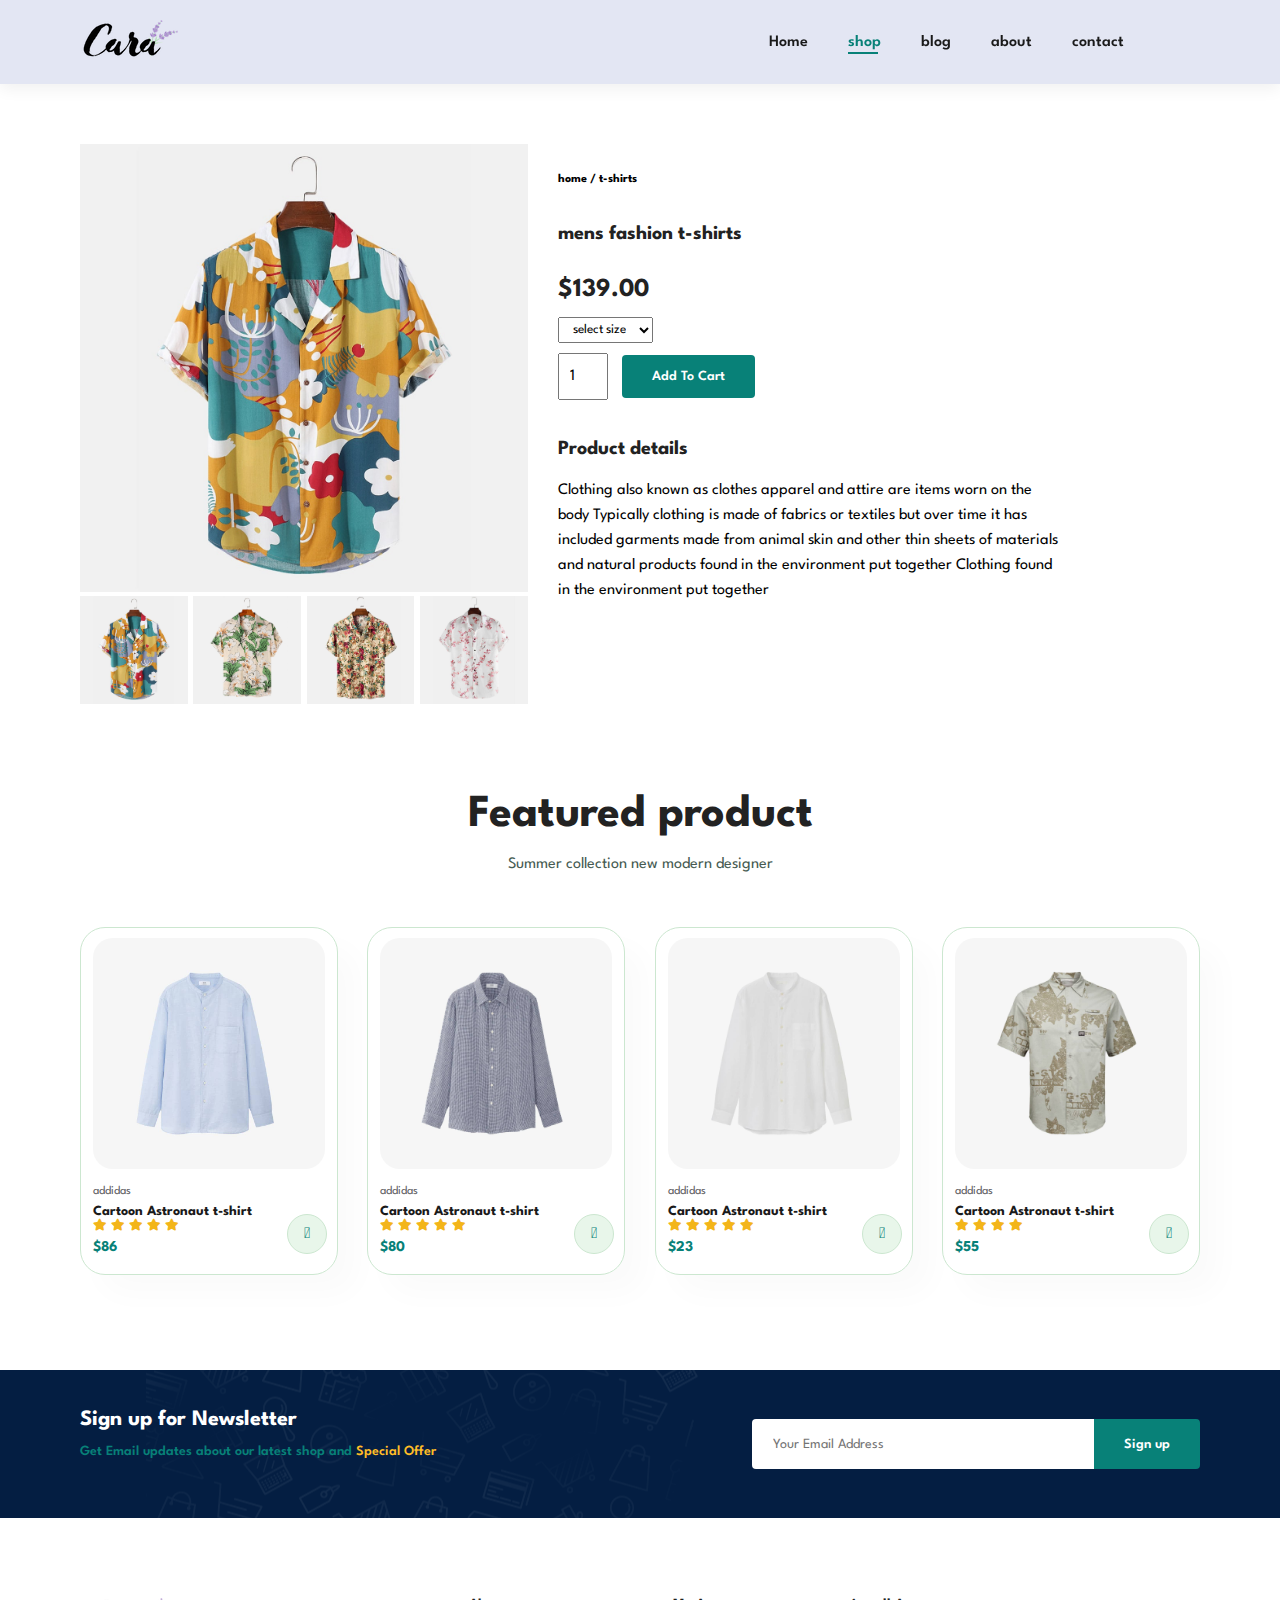
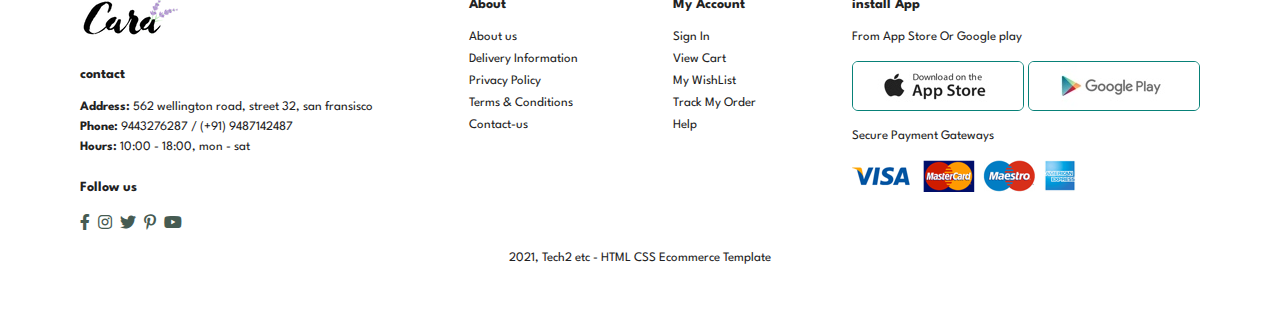
<file: e-commerce website/sproduct.html>
<!DOCTYPE html>
<html lang="en">
    <head>
        <meta charset="UTF-8">
        <meta http-equiv="X-UA-compatible" content="IE=edge">
        <meta name="viewport" content="width=device-width, initial-scale=1.0">
        <title> fashion Ecommerce website</title>
        <link rel="stylesheet" href="style.css">
        <link rel="stylesheet" href="https://pro.fontawesome.com/releases/v5.10.0/css/all.css" />
        <link rel="stylesheet" href="style.css">
    </head>
    <body>
        <section id="header">
            <a href="#"><img src="logo.png" class="logo" alt=""></a>

            <div>
                <ul id="navbar">
                    <li> <a  href="index.html">Home</a></li>
                    <li> <a class="active" href="shop.html">shop</a></li>
                    <li> <a href="blog.html">blog</a></li>
                    <li> <a href="about.html">about</a></li>
                    <li> <a href="contact.html">contact</a></li>
                    <li id="lg-bag"> <a href="cart.html"><i class="far fa-shopping-bag"></i></a></li>
                    <a href="#" id="close"><i class="far fa-times"></i></a>
                </ul>
            </div>
            <div id="mobile">
                <a href="cart.html"><i class="far fa-shopping-bag"></i></a>
                <i id="bar" class="fas fa-outdent"></i>
                 
            </div>
        </section>

        <section id="prodetails" class="section-p1">
            <div class="single-pro-image">
                <img src="products/f1.jpg" width="100%" id="MainImg">

            <div class="small-img-group">
                <div class="small-img-col">
                    <img src="products/f1.jpg" width="100%" class="small-img">
                </div>
                <div class="small-img-col">
                    <img src="products/f2.jpg" width="100%" class="small-img">
                </div>
                <div class="small-img-col">
                    <img src="products/f3.jpg" width="100%" class="small-img">
                </div>
                <div class="small-img-col">
                    <img src="products/f4.jpg" width="100%" class="small-img">
                </div>
            </div>
        </div>

        <div class="single-pro-details">
            <h6>home / t-shirts</h6>
            <h4>mens fashion t-shirts</h4>
            <h2>$139.00</h2>
            <select>
                <option>select size</option>
                <option>xl</option>
                <option>XXL</option>
                <option>small </option>
                <option>large</option>
            </select>
            <input type="number" value="1">
            <button class="normal">Add To Cart</button>
            <h4>Product details</h4>
            <span>Clothing also known as clothes apparel and attire are items worn on the body Typically clothing is made of fabrics or textiles but over time it has 
                included garments made from animal skin and other thin sheets of materials and natural products
                 found in the environment put together Clothing  found in the environment put together</span>
          </div>
        </section>

        <section id="product1" class="section-p1">
            <h2>Featured product</h2>
            <p>Summer collection new modern designer</p>
            <div class="pro-container">
                <div class="pro">
                    <img src="products/n1.jpg" alt="">
                    <div class="des">
                        <span>addidas</span>
                        <h5>Cartoon Astronaut t-shirt</h5>
                        <div class="star">
                            <i class="fas fa-star"></i>
                            <i class="fas fa-star"></i>
                            <i class="fas fa-star"></i>
                            <i class="fas fa-star"></i>
                            <i class="fas fa-star"></i>
                        </div>
                        <h4>$86</h4>
                    </div>
                    <a href="#"><i class="fal fa-shopping-cart cart"></i></a>
                </div>
                <div class="pro">
                    <img src="products/n2.jpg" alt="">
                    <div class="des">
                        <span>addidas</span>
                        <h5>Cartoon Astronaut t-shirt</h5>
                        <div class="star">
                            <i class="fas fa-star"></i>
                            <i class="fas fa-star"></i>
                            <i class="fas fa-star"></i>
                            <i class="fas fa-star"></i>
                            <i class="fas fa-star"></i>
                        </div>
                        <h4>$80</h4>
                    </div>
                    <a href="#"><i class="fal fa-shopping-cart cart"></i></a>
                </div>
                <div class="pro">
                    <img src="products/n3.jpg" alt="">
                    <div class="des">
                        <span>addidas</span>
                        <h5>Cartoon Astronaut t-shirt</h5>
                        <div class="star">
                            <i class="fas fa-star"></i>
                            <i class="fas fa-star"></i>
                            <i class="fas fa-star"></i>
                            <i class="fas fa-star"></i>
                            <i class="fas fa-star"></i>
                        </div>
                        <h4>$23</h4>
                    </div>
                    <a href="#"><i class="fal fa-shopping-cart cart"></i></a>
                </div>
                <div class="pro">
                    <img src="products/n4.jpg" alt="">
                    <div class="des">
                        <span>addidas</span>
                        <h5>Cartoon Astronaut t-shirt</h5>
                        <div class="star">
                            <i class="fas fa-star"></i>
                            <i class="fas fa-star"></i>
                            <i class="fas fa-star"></i>
                            <i class="fas fa-star"></i>
                        </div>
                        <h4>$55</h4>
                    </div>
                    <a href="#"><i class="fal fa-shopping-cart cart"></i></a>
                </div>
                
            </div>
        </section>

        <section id="Newsletter" class="section-p1 section-m1">
            <div class="News text">
                <h4>Sign up for Newsletter</h4>
                <p>Get Email updates about our latest shop and <span>Special Offer</span></p>
            </div>
            <div class="form">
                <input type="text" placeholder="Your Email Address">
                <button class="normal">Sign up</button>
            </div>
        </section>

        <footer class="section-p1">
            <div class="col">
                <img class="logo"src="logo.png">
                <h4>contact</h4>
                <p><strong>Address: </strong> 562 wellington road, street 32, san fransisco</p>
                <p><strong>Phone: </strong> 9443276287 / (+91) 9487142487</p>
                <p><strong>Hours: </strong> 10:00 - 18:00, mon - sat</p>
                <div class="Follow">
                    <h4>Follow us</h4>
                    <div class="icon">
                        <i class="fab fa-facebook-f"></i>
                        <i class="fab fa-instagram"></i>
                        <i class="fab fa-twitter"></i>
                        <i class="fab fa-pinterest-p"></i>
                        <i class="fab fa-youtube"></i>
                    </div>
                </div>
            </div>
            <div class="col">
                <h4>About</h4>
                <a href="#">About us</a>
                <a href="#">Delivery Information</a>
                <a href="#">Privacy Policy</a>
                <a href="#">Terms & Conditions</a>
                <a href="#">Contact-us</a>
            </div>
            <div class="col">
                <h4>My Account</h4>
                <a href="#">Sign In</a>
                <a href="#">View Cart</a>
                <a href="#">My WishList</a>
                <a href="#">Track My Order</a>
                <a href="#">Help</a>
            </div>

            <div class="col install">
                <h4>install App</h4>
                <p>From App Store Or Google play</p>
                <div class="row">
                    <img src="pay/app.jpg">
                    <img src="pay/play.jpg">
                </div>
                <p>Secure Payment Gateways</p>
                <img src="pay/pay.png" alt="">
            </div>

            <div class="copyright">
                <p> 2021, Tech2 etc - HTML CSS Ecommerce Template</p>
            </div>
        </footer>

        <script>
            var MainImg = document.getElementById("MainImg");
            var smallimg = document.getElementsByClassName("small-img");

            smallimg[0].onclick = function(){
                MainImg.src = smallimg[0].src;
            }
            smallimg[1].onclick = function(){
                MainImg.src = smallimg[1].src;
            }
            smallimg[2].onclick = function(){
                MainImg.src = smallimg[2].src;
            }
            smallimg[3].onclick = function(){
                MainImg.src = smallimg[3].src;
            }

        </script>

        




        <script src="script.js"></script>
    </body>
</html>
</file>
<file: e-commerce website/style.css>
@import url('http://fonts.googleapis.com/css2?family=spartan:wght@100;200;300;400;500;600;700;800;900&display=swap');
*{
    margin: 0;
    padding: 0;
    box-sizing: border-box;
    font-family: 'spartan',sans-serif;
}

h1{
    font-size: 50px;
    line-height: 64px;
    color: #222;
}

h2{
    font-size: 46px;
    line-height: 54px;
    color: #222;
}

h4{
    font-size: 20px;
    color: #222;
}

h6{
    font-weight: 700px;
    font-size: 12px;
}

p{
    font-size: 16px;
    color: #465b52;
    margin: 15px 0 20px 0;
}
.section-p1{
    padding: 40px 80px;
}

.section-m1{
    margin: 40px 0;
}

button.normal{
    font-size: 14px;
    font-weight: 600;
    padding: 15px 30px;
    color: #000;
    background-color: #fff;
    border-radius: 4px;
    cursor: pointer;
    border: none;
    outline: none;
    transition: 0.2s;
}

button.white{
    font-size: 13px;
    font-weight: 600;
    padding: 11px 18px;
    color: #fff;
    background-color: transparent;
    cursor: pointer;
    border: 1px solid #fff;
    outline: none;
    transition: 0.2s;
}

body{
    width: 100%;
}

/* header start */

#header{
    display: flex;
    align-items: center;
    justify-content: space-between;
    padding: 20px 80px;
    background: #E3E6F3;
    box-shadow: 0 5px 15px rgba(0, 0, 0, 0.06);
    z-index: 999;
    position: sticky;
    top: 0;
    left: 0;
    
}

#navbar{
    display: flex;
    align-items: center;
    justify-content: center;
}

#navbar li{
    list-style: none;
    padding: 0 20px;
    position: relative;
}

#navbar li a{
    text-decoration: none;
    font-size: 16px;
    font-weight: 600;
    color: #1a1a1a;
    transition: 0.3 ease;
}

#navbar li a:hover,
#navbar li a.active {
    color: #088178;
}

#navbar li a.active::after,
#navbar li a:hover::after{
    content: "";
    width: 30px;
    height: 2px;
    background: #088178 ;
    position: absolute;
    bottom: -4px;
    left: 20px;
}

#mobile{
    display: none;
    align-items: center;

}

#close{
    display: none;
}

 /* Home page */
#hero{
    background-image: url(hero4.png);
    height: 90vh;
    width: 100%;
    background-size: cover;
    background-position: top 25% right 0;
    padding: 0 80px;
    display: flex;
    flex-direction: column;
    align-items: flex-start;
    justify-content: center;

}

#hero h4{
    padding-bottom: 15px;
}

#hero h1{
    color: #088178;
}

#hero button{
    background-image: url(button.png);
    background-color: transparent;
    color: #088178;
    border: 0;
    padding: 14px 80px 14px 65px;
    background-repeat: no-repeat;
    cursor: pointer;
    font-weight: 700;
    font-size: 15px;
}

#feature{
    display: flex;
    align-items: center;
    justify-content: space-between;
    flex-wrap: wrap;
}

#feature .fe-box{
    width: 180px;
    text-align: center;
    padding: 25px 15px;
    box-shadow: 20px 20px 34px rgba(0, 0, 0, 0.3);
    border: 1px solid #cce7d0;
    border-radius: 4px;
    margin: 15px 0;

}

#feature .fe-box:hover{
    box-shadow: 10px 10px 54px rgba(70, 62, 221, 0.1);

}

#feature .fe-box img{
    width: 100%;
    margin-bottom: 10px;
}

#feature .fe-box h6{
    display: inline-block;
    padding: 9px 8px 6px 8px;
    line-height: 1;
    border-radius: 4px;
    color: #088178;
    background-color: #fddde4;
}

#feature .fe-box:nth-child(2) h6{
    background-color: #cdebbc;
}

#feature .fe-box:nth-child(3) h6{
    background-color: #d1e8f2;
}

#feature .fe-box:nth-child(4) h6{
    background-color: #cdd4f8;
}

#feature .fe-box:nth-child(5) h6{
    background-color: #f6dbf6;
}

#feature .fe-box:nth-child(6) h6{
    background-color: #fff2e5;
}

#product1{
    text-align: center;
}
#product1 .pro-container{
    display: flex;
    justify-content: space-between;
    padding-top: 20px;
    flex-wrap: wrap;
}

#product1 .pro{
    width: 23%;
    min-width: 250px;
    padding: 10px 12px;
    border: 1px solid #cce7d0;
    border-radius: 25px;
    cursor: pointer;
    box-shadow: 20px 20px 30px rgba(0, 0, 0, 0.02);
    margin: 15px 0;
    transition: 0.2s ease;
    position: relative;
}

#product1 .pro:hover{
    box-shadow: 20px 20px 30px rgba(0, 0, 0, 0.06);

}

#product1 .pro img{
    width: 100%;
    border-radius: 20px;
}

#product1 .pro .des{
    text-align: start;
    padding: 10px 0;
}

#product1 .pro .des span{
    color: #606063;
    font-size: 12px;
}

#product1 .pro .des h5{
    padding-top: 7px;
    color: #1a1a1a;
    font-size: 14px;
}

#product1 .pro .des i{
    font-size: 12px;
    color: rgb(243, 181, 25);
}

#product1 .pro .des h4{
    padding-top: 7px;
    font-size: 15px;
    font-weight: 700;
    color: #088178;

}

#product1 .pro .cart{
    width: 40px;
    height: 40px;
    line-height: 40px;
    border-radius: 50px;
    background-color: #e8f6ea;
    font-weight: 500;
    color: #088178;
    border: 1px solid #cce7d0;
    position: absolute;
    bottom: 20px;
    right: 10px;
}

#banner{
    display: flex;
    flex-direction: column;
    align-items: center;
    justify-content: center;
    text-align: center;
    background-image: url(banner/b2.jpg);
    width: 100%;
    height: 40vh;
    background-size: cover;
    background-position: center;
}

#banner h4{
    color: #fff;
    font-size: 16px;
}

#banner h2{
    color: #fff;
    font-size: 30px;
    padding: 10px 0;
}

#banner h2 span{
    color: #ef3636
    
}

#banner button:hover{
    background: #088178;
    color: #fff;
}

#sm-banner{
    display: flex;
    justify-content: space-between;
    flex-wrap: wrap;
}

#sm-banner .banner-box{
    display: flex;
    flex-direction: column;
    align-items: flex-start;
    justify-content: center;
    background-image: url(banner/b17.jpg);
    min-width: 650px;
    height: 50vh;
    background-size: cover;
    background-position: center;
    padding: 30px;

}

#sm-banner .banner-box2{

    background-image: url(banner/b10.jpg);
}
#sm-banner h4{
    color: #fff;
    font-size: 20px;
    font-weight: 300;
}

#sm-banner h2{
    color: #fff;
    font-size: 28px;
    font-weight: 800;
}

#sm-banner span{
    color: #fff;
    font-size: 14px;
    font-weight: 500;
    padding-bottom: 15px;

}

#sm-banner .banner-box:hover button{
    background: #088178;
    border: 1px solid #088178;
}
#banner3{
    display: flex;
    justify-content: space-between;
    flex-wrap: wrap;
    padding: 0 18px;
}

#banner3 .banner-box{
    display: flex;
    flex-direction: column;
    align-items: flex-start;
    justify-content: center;
    background-image: url(banner/b7.jpg);
    min-width: 30%;
    height: 30vh;
    background-size: cover;
    background-position: center;
    padding: 30px;
    margin-bottom: 20px;
}

#banner3 .banner-box2{
    background-image: url(banner/b4.jpg);
  
}
#banner3 .banner-box3{
    background-image: url(banner/b18.jpg);
   
}

#banner3 h2{
    color: #fff;
    font-weight: 900;
    font-size: 22px;
}

#banner3 h3{
    color: #ec544e;
    font-weight: 800;
    font-size: 15px;
}

#Newsletter{
    display: flex;
    justify-content: space-between;
    align-items: center;
    flex-wrap: wrap;
    background-image: url(banner/b14.png);
    background-repeat: no-repeat;
    background-position: 20% 30%;
    background-color: #041e42;
}

#Newsletter h4{
    font-size: 22px;
    font-weight: 700;
    color: #fff;
}

#Newsletter p{
    font-size: 14px;
    font-weight: 600;
    color: #088178;
}
#Newsletter p span{
    color: #ffbd27;
}

#Newsletter .form{
    display: flex;
    width: 40%;
}

#Newsletter input{
    height: 3.125rem;
    padding: 0 1.25rem;
    font-size: 14px;
    width: 100%;
    border: 1px solid transparent;
    border-radius: 4px;
    outline: none;
    border-top-right-radius: 0;
    border-bottom-right-radius: 0;
}

#Newsletter button{
    background-color: #088178;
    color: #fff;
    white-space: nowrap;
    border-top-left-radius: 0;
    border-bottom-left-radius: 0;
}

footer {
    display: flex;
    flex-wrap: wrap;
    justify-content: space-between;
}

footer .col{
    display: flex;
    flex-direction: column;
    align-items: flex-start;
    margin-bottom: 20px;

}

footer .logo{
    margin-bottom: 30px;
}

footer h4{
    font-size: 14px;
    padding-bottom: 20px;
}


footer p{
    font-size: 13px;
    margin: 0 0 8px 0;
}

footer p{
    font-size: 13px;
    text-decoration: none;
    color: #222;
    margin-bottom: 10px;
    margin: 0 0 8px 0;
}



footer a{
    font-size: 13px;
    text-decoration: none;
    color: #222;
    margin-bottom: 10px;
}

footer .Follow{
    margin-top: 20px;
}

footer .Follow i{
    color: #465b52;
    padding-right: 4px;
    cursor: pointer;
}

footer .install .row img{
    border: 1px solid #088178;
    border-radius: 6px;
}


footer .install img{
    margin: 10px 0 15px;
}

footer .Follow i:hover,
footer a:hover{
    color: #088178;
}

footer .copyright{
    width: 100%;
    text-align: center;
    font-size: 20px;
}

/* shop page */
#page-header{
    background-image: url(banner/b1.jpg);
    width: 100%;
    height: 40vh;
    background-size: cover;
    display: flex;
    justify-content: center;
    text-align: center;
    flex-direction: column;
    padding: 14px;

}

#page-header h2,
#page-header p{
    color: #fff;
}

#pagination{
    text-align:center;
}

#pagination a{
    text-decoration: none;
    background-color: #088178;
    padding: 15px 20px;
    border-radius: 4px;
    color: #fff;
    font-weight: 600;
}

#pagination a i{
    font-size: 16px;
    font-weight: 600;
}


/* single product */

#prodetails{
    display: flex;
    margin-top: 20px;
}

#prodetails .single-pro-image{
    width: 40%;
    margin-right: 0;
}

.small-img-group{
    display: flex;
    justify-content: space-between;
}

.small-img-col{
    flex-basis: 24%;
    cursor: pointer;
}

#prodetails .single-pro-details{
    width: 50%;
    padding: 30px;
}

#prodetails .single-pro-details h4{
    padding: 40px 0 20px 0;
    margin-right: -550px;
    
}

#prodetails .single-pro-details h2{
    font-size: 26px;
    
}

#prodetails .single-pro-details select{
    display: block;
    padding: 5px 10px;
    margin-bottom: 10px;
}

#prodetails .single-pro-details input{
    width: 50px;
    height: 47px;
    padding-left: 10px;
    font-size: 16px;
    margin-right: 10px;
}

#prodetails .single-pro-details input:focus{
    outline: none;
}

#prodetails .single-pro-details button{
    background-color: #088178;
    color: #fff;
}

#prodetails .single-pro-details span{
    line-height: 25px;
}


/* blog page */
#page-header.blog-header{
    background-image: url(banner/b19.jpg);
}

#blog{
    padding: 150px 150px 0 150px;
}

#blog .blog-box{
    display: flex;
    align-items: center;
    width: 100%;
    position: relative;
    padding-bottom: 90px;
}

#blog .blog-img{
    width: 50%;
    margin-right: 40px;
}

#blog img{
    width: 100%;
    height: 300px;
    object-fit: cover;
}

#blog .blog-details{
    width: 50%;
}

#blog .blog-details a{
    text-decoration: none;
    font-size: 11px;
    color: #000;
    font-weight: 700;
    position: relative;
    transition: 0.3s;
}

#blog .blog-details a::after{
    content: "";
    width: 50px;
    height: 1px;
    background-color: #000;
    position: absolute;
    top: 4px;
    right: -60px;
}

#blog .blog-details a:hover{
    color: #088178;
}
#blog .blog-details a:hover::after{
    background-color: #088178;
}

#blog .blog-box h1{
    position: absolute;
    top: -40px;
    left: 0;
    font-size: 70px;
    font-weight: 700;
    color: #c9cbce;
    z-index: -9;
}

/* about page */
#page-header.about-header{
    background-image: url(about/banner.png);
}

#about-head{
    display: flex;
    align-items: center;
}

#about-head img{
    width: 50%;
    height: auto;
}

#about-head div{
    padding-left: 40px;
}

#about-app{
    text-align: center;
}

#about-app .video{
    width: 70%;
    height: 100%;
    margin: 30px auto 0 auto;
}

#about-app .video video{
    width: 100%;
    height: 100%;
    border-radius: 20px;

}

/* contact page */
#contact-details{
    display: flex;
    align-items: center;
    justify-content: space-between;
}

#contact-details .details{
    width: 40%;
}

#contact-details .details span,
#form-details form{
    font-size: 12px;
}

#contact-details .details h2,
#form-details form h2{
    font-size: 26px;
    line-height: 35px;
    padding: 20px 0;
}

#contact-details .details h3{
    font-size: 16px;
    padding-bottom: 15px;
}

#contact-details .details li{
    list-style: none;
    display: flex;
    padding: 10px 0;
}

#contact-details .details li i{
    font-size: 14px;
    padding-right: 22px;
}

#contact-details .details li p{
    margin: 0;
    font-size: 14px;
}

#contact-details .map{
    width: 55%;
    height: 400px;
}

#contact-details .map iframe{
    width: 100%;
    height: 100%;
}

#form-details{
    display: flex;
    justify-content: space-between;
    margin: 30px;
    padding: 80px;
    border: 1px solid #e1e1e1;
}

#form-details form{
    width: 65%;
    display: flex;
    flex-direction: column;
    align-items: flex-start;
}

#form-details form input,
#form-details form textarea{
    width: 100%;
    padding: 12px 15px;
    outline: none;
    margin-bottom: 20px;
    border: 1px solid #e1e1e1;
}

#form-details form button{
    background-color: #088178;
    color: #fff;
}

#form-details .people div{
    padding-bottom: 25px;
    display: flex;
    align-items: flex-start;
}

#form-details .people div img{
    width: 65px;
    height: 65px;
    object-fit: cover;
    margin-right: 15px;
}

#form-details .people div p{
    margin: 0;
    font-size: 13px;
    line-height: 25px;
}
#form-details .people div p span{
    display: block;
    font-size: 16px;
    font-weight: 600;
    color: #000;
}

/* cart page */

#cart{
    overflow-x: auto;
}
#cart table{
    width: 100%;
    border-collapse: collapse;
    table-layout: fixed;
    white-space: nowrap;
}

#cart table img{
    width: 70px;
}

#cart table td:nth-child(1){
    width: 100px;
    text-align: center;
}
#cart table td:nth-child(2){
    width: 150px;
    text-align: center;
}
#cart table td:nth-child(3){
    width: 250px;
    text-align: center;
}
#cart table td:nth-child(4){
    width: 150px;
    text-align: center;
}
#cart table td:nth-child(4),
#cart table td:nth-child(5),
#cart table td:nth-child(6){
    width: 150px;
    text-align: center;
}

#cart table td:nth-child(5) input{
    width: 70px;
    padding: 10px 5px 10px 15px;
}

#cart table thead{
    border: 1px solid #e2e9e1;
    border-left: none;
    border-right: none;
}

#cart table thead td{
    font-weight: 700;
    text-transform: uppercase;
    font-size: 13px;
    padding: 18px 0;
}
#cart table tbody tr td{
    padding-top: 15px;
    padding-left: 15px;   
}
#cart table tbody td{
    font-size: 13px;
}

#cart-add{
    display: flex;
    flex-wrap: wrap;
    justify-content: space-between;
}

#coupon{
    width: 50%;
    margin-bottom: 30px;
}

#coupon h3,
#subtotal h3{
    padding-bottom: 15px;

}

#coupon input{
    padding: 10px 20px;
    outline: none;
    width: 60%;
    margin-right: 10px;
    border: 1px solid #e2e9e1;
}

#coupon button,
#subtotal button{
    background-color: #088178;
    color: #fff;
    padding: 12px 20px;
}

#subtotal{
    width: 50%;
    margin-bottom: 30px;
    border: 1px solid #e1e1e1;
    padding: 30px;
}

#subtotal table{
    border-collapse: collapse;
    width: 100%;
    margin-bottom: 20px;
}

#subtotal table td{
    width: 50%;
    border: 1px solid #e2e9e1;
    padding: 10px;
    font-size: 13px;
}









/* media query */

@media (max-width:799px){
    .section-p1 {
        padding: 40px 40px;
    }
    #navbar{
        display: flex;
        flex-direction: column;
        align-items: flex-start;
        justify-content: flex-start;
        position: fixed;
        top: 0;
        right: -300px;
        height: 100vh;
        width: 300px;
        background-color: #E3E6F3;
        box-shadow: 0 40px 60px rgba(0, 0, 0, 0.1);
        padding: 80px 0 0 10px;
        transition: 0.3s;
    }

    #navbar.active{
        right: 0;
    }
    #navbar li{
        margin-bottom: 25px;
    }

    #mobile{
        display: flex;
        align-items: center;
    }
    #mobile i{
        color: #1a1a1a;
        font-size: 24px;
        padding-left: 20px;
    }

    #close{
        display: initial;
        position: absolute;
        top: 30px;
        left: 30px;
        color: #222;
        font-size: 24px;
    }

    #lg-bag{
        display: none;
    }

    #hero {
        height: 70vh;
        
        padding: 0 80px;
        background-position: top 30% right 30%;
    }

    #feature {
        justify-content: center;
    }

    #feature .fe-box {
        margin: 15px 15px;
    }
    #product1 .pro-container {
        justify-content: center;
    }

    #product1 .pro {
        margin: 15px;
       
    }

    #banner {
        height: 20vh;
        
    }

    #sm-banner .banner-box {   
        min-width: 100%;
        height: 30vh;
        padding: 30px;
    }

    #banner3 {
        padding: 0 40px;
    }

    #banner3 .banner-box {
        width: 28%;
    }

    #Newsletter .form {
        width: 70%;
    }  

    /* contact page */
    #form-details {
        padding: 40px;    
    }
    #form-details form {
        width: 50%;
    }

}

@media (max-width: 477px){
    .section-p1 {
        padding: 20px;
    }
    #header {
        padding: 10px 30px;
        
    }
    #hero {
        padding: 0 20px;
        background-position: 55%;
    }

    h2 {
        font-size: 32px;
        
    }
    h1 {
        font-size: 38px;
        
    }
    #feature {
        justify-content: space-between;
    }

    #feature .fe-box {
        width: 180px;
        margin: 0 0 15px 0;
    }

    #product1 .pro {
        width: 100%;
    }
    #banner {
        height: 40vh;
    }
    #sm-banner .banner-box {
       
        height: 40vh;
       
    }
    #sm-banner .banner-box2 {
        margin-top: 20px;
    }
    #banner3 {
        padding: 20px;
    }
    #Newsletter .form {
        width: 100%;
    }
    #Newsletter {
        padding: 40px 20px;
    }

    /* single product */
    #prodetails {
        display: flex;
        flex-direction: column;
    }
    #prodetails .single-pro-image{
        width: 100%;
        margin-right: 0px;
    }
    #prodetails .single-pro-details {
        width: 100%;
    }

    /* blog page */

    #blog {
        padding: 100px 20px 0 20px;
    }

    #blog .blog-box {
        display: flex;
        flex-direction: column;
        align-items: flex-start;
    }
    #blog .blog-img {
        width: 100%;
        margin-right: 0;
        margin-bottom: 30px;
    }

    #blog .blog-details {
        width: 100%;
    }

    /* about page */

    #about-head {
        flex-direction: column;
    }

    #about-head img {
        width: 100%;
        margin-bottom: 20px;
    }

    #about-head div {
        padding-left: 0px;
    }

    #about-app .video {
        width: 100%;
    }

    /* contact page */
    #contact-details {
        flex-direction: column;
    }

    #contact-details .details {
        width: 100%;
        margin-bottom: 30px;
    }

    #contact-details .map {
        width: 100%;
    }
    #form-details {
        margin: 10px;
        padding: 30px 10px;
        flex-wrap: wrap;
    }
    #form-details form {
        width: 100%;
        margin-bottom: 30px;
    }

    /* cart page */

    #cart-add {
        flex-direction: column;
    }
    #coupon {
        width: 100%;
    }
    #subtotal {
        width: 100%;
        padding: 20px;
    }

}
</file>
